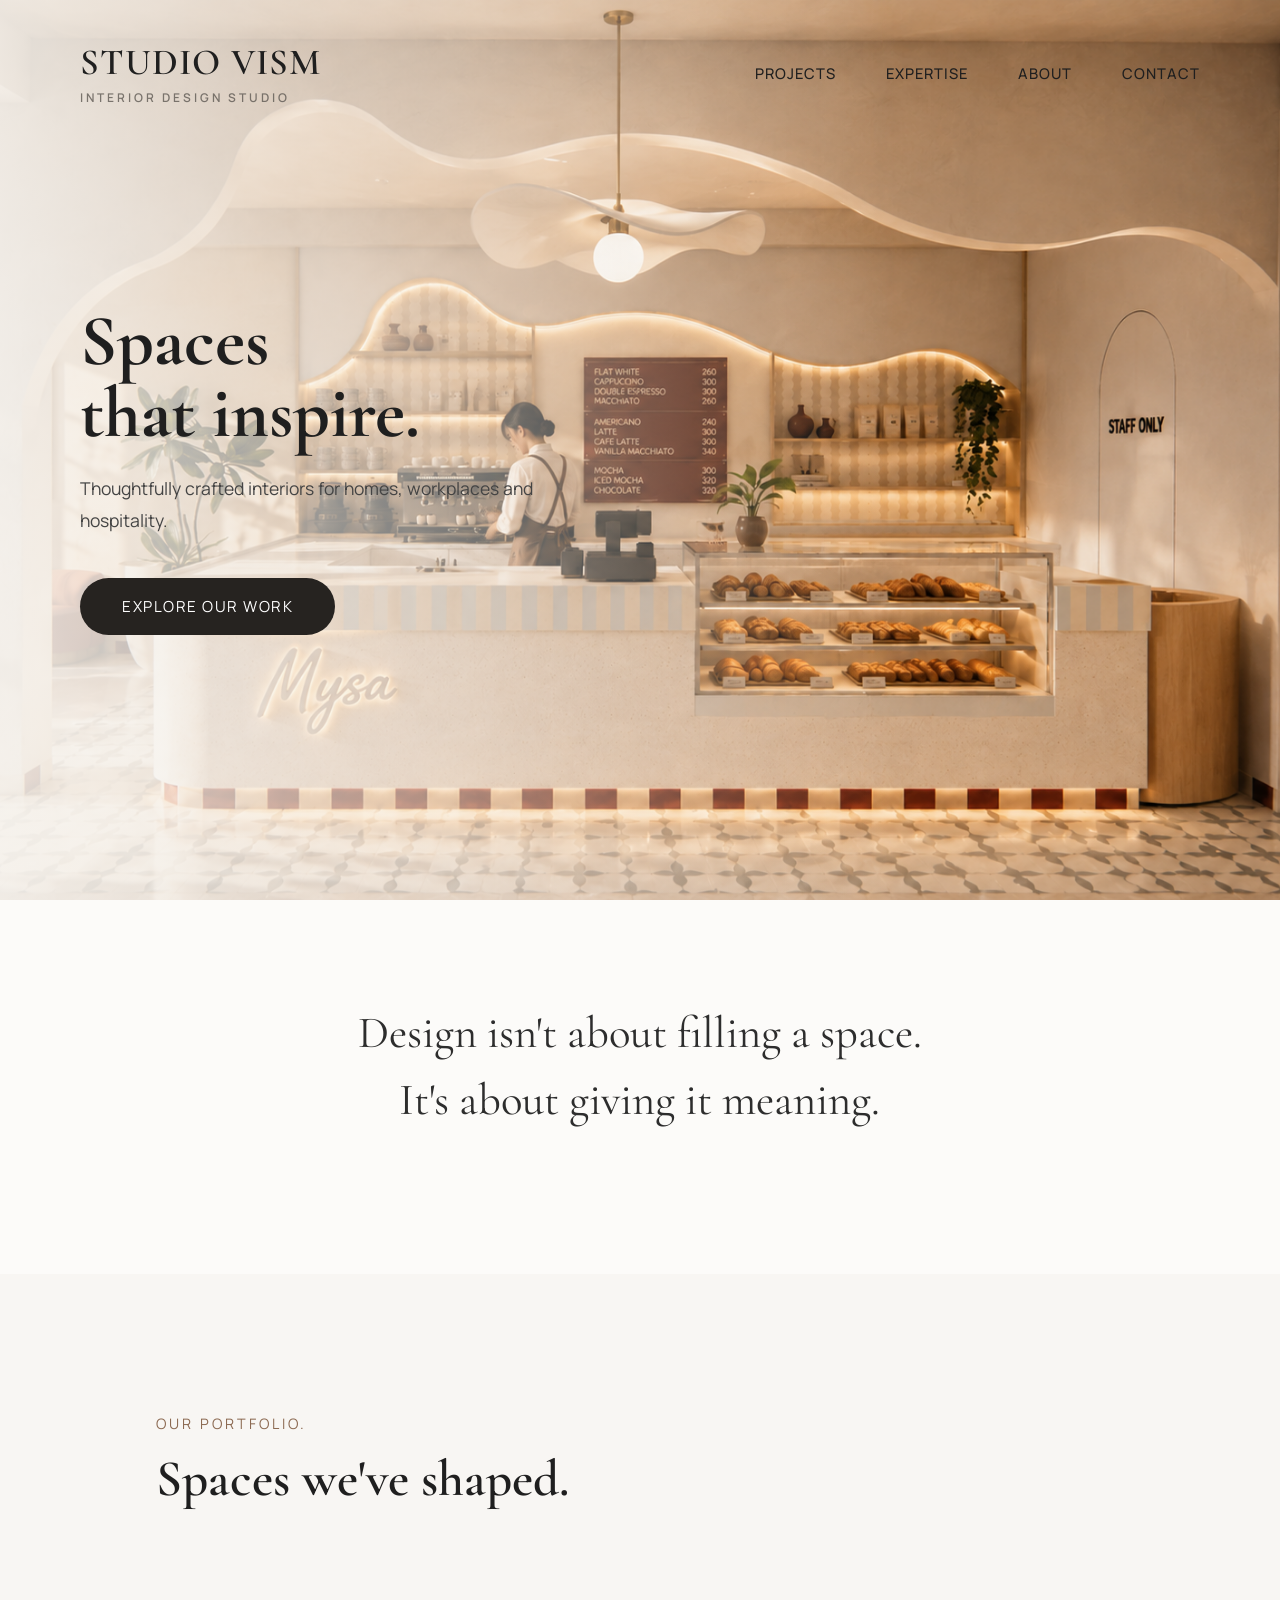
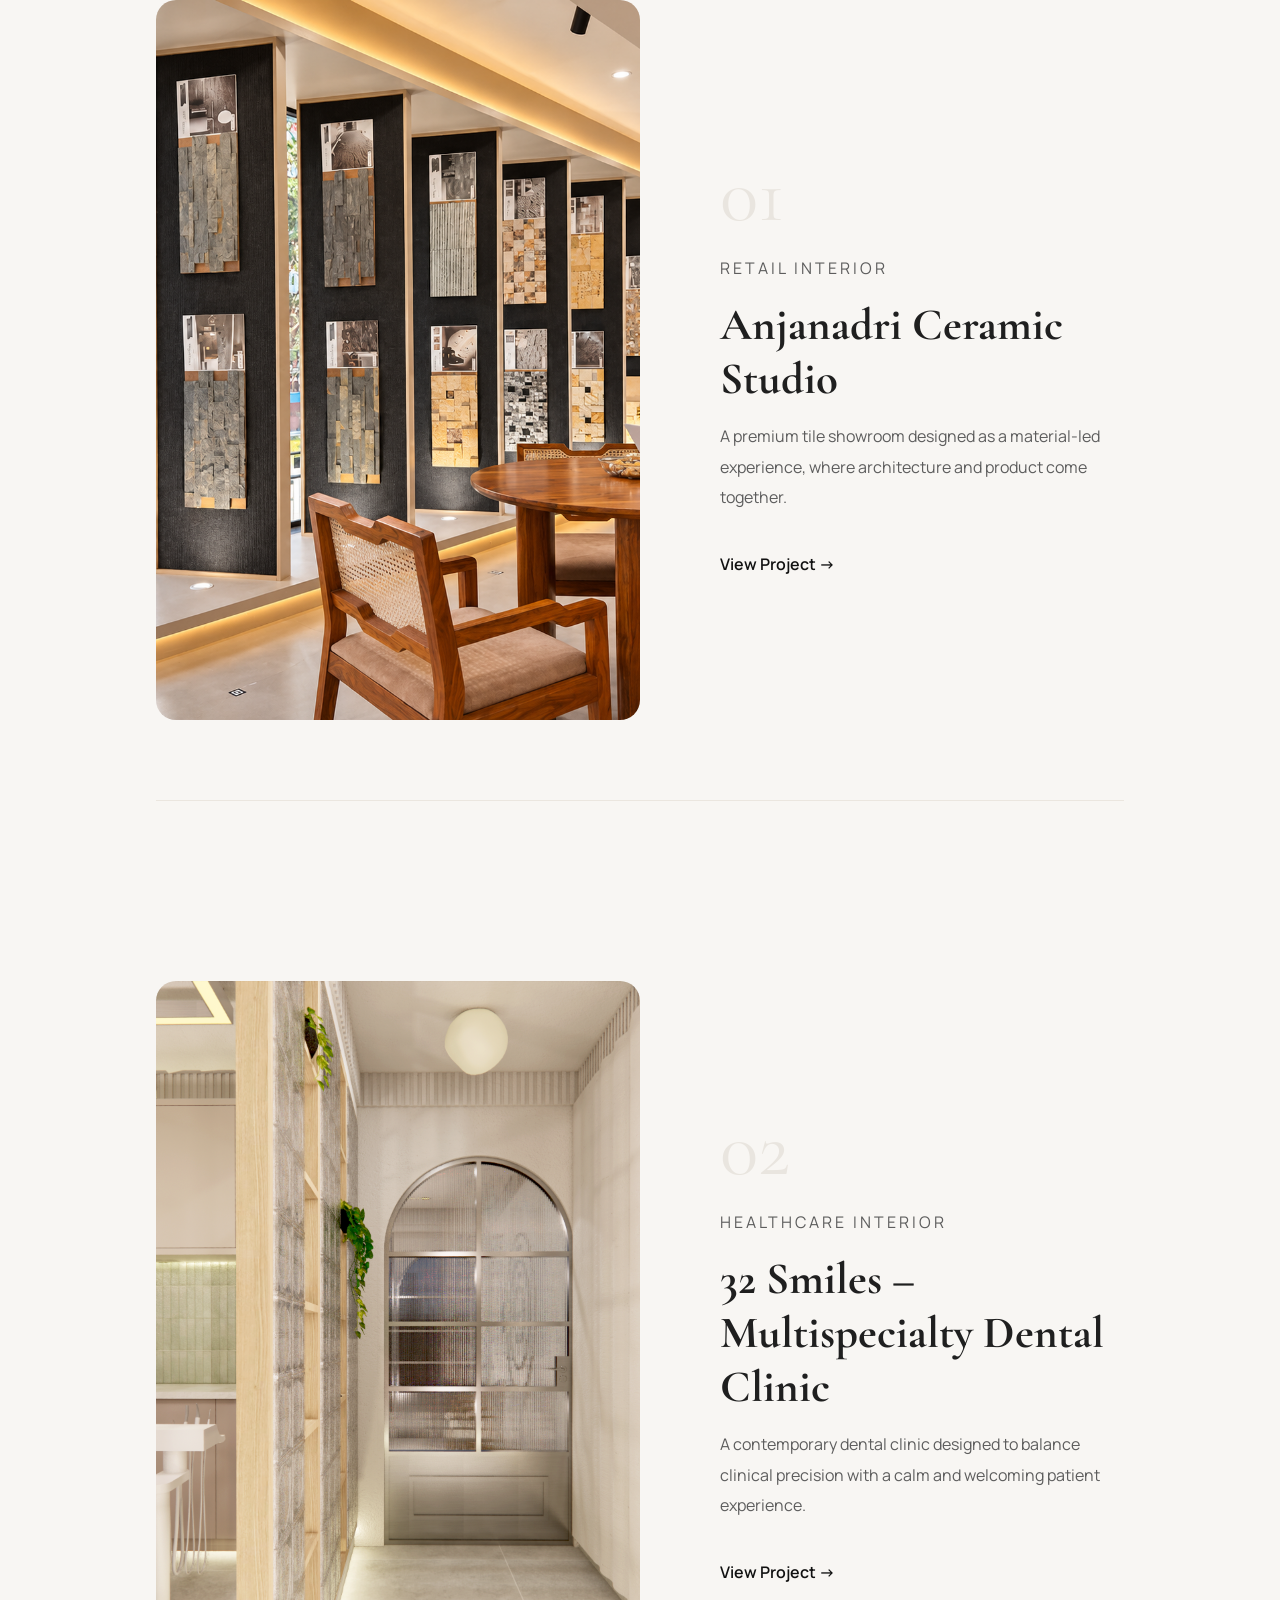
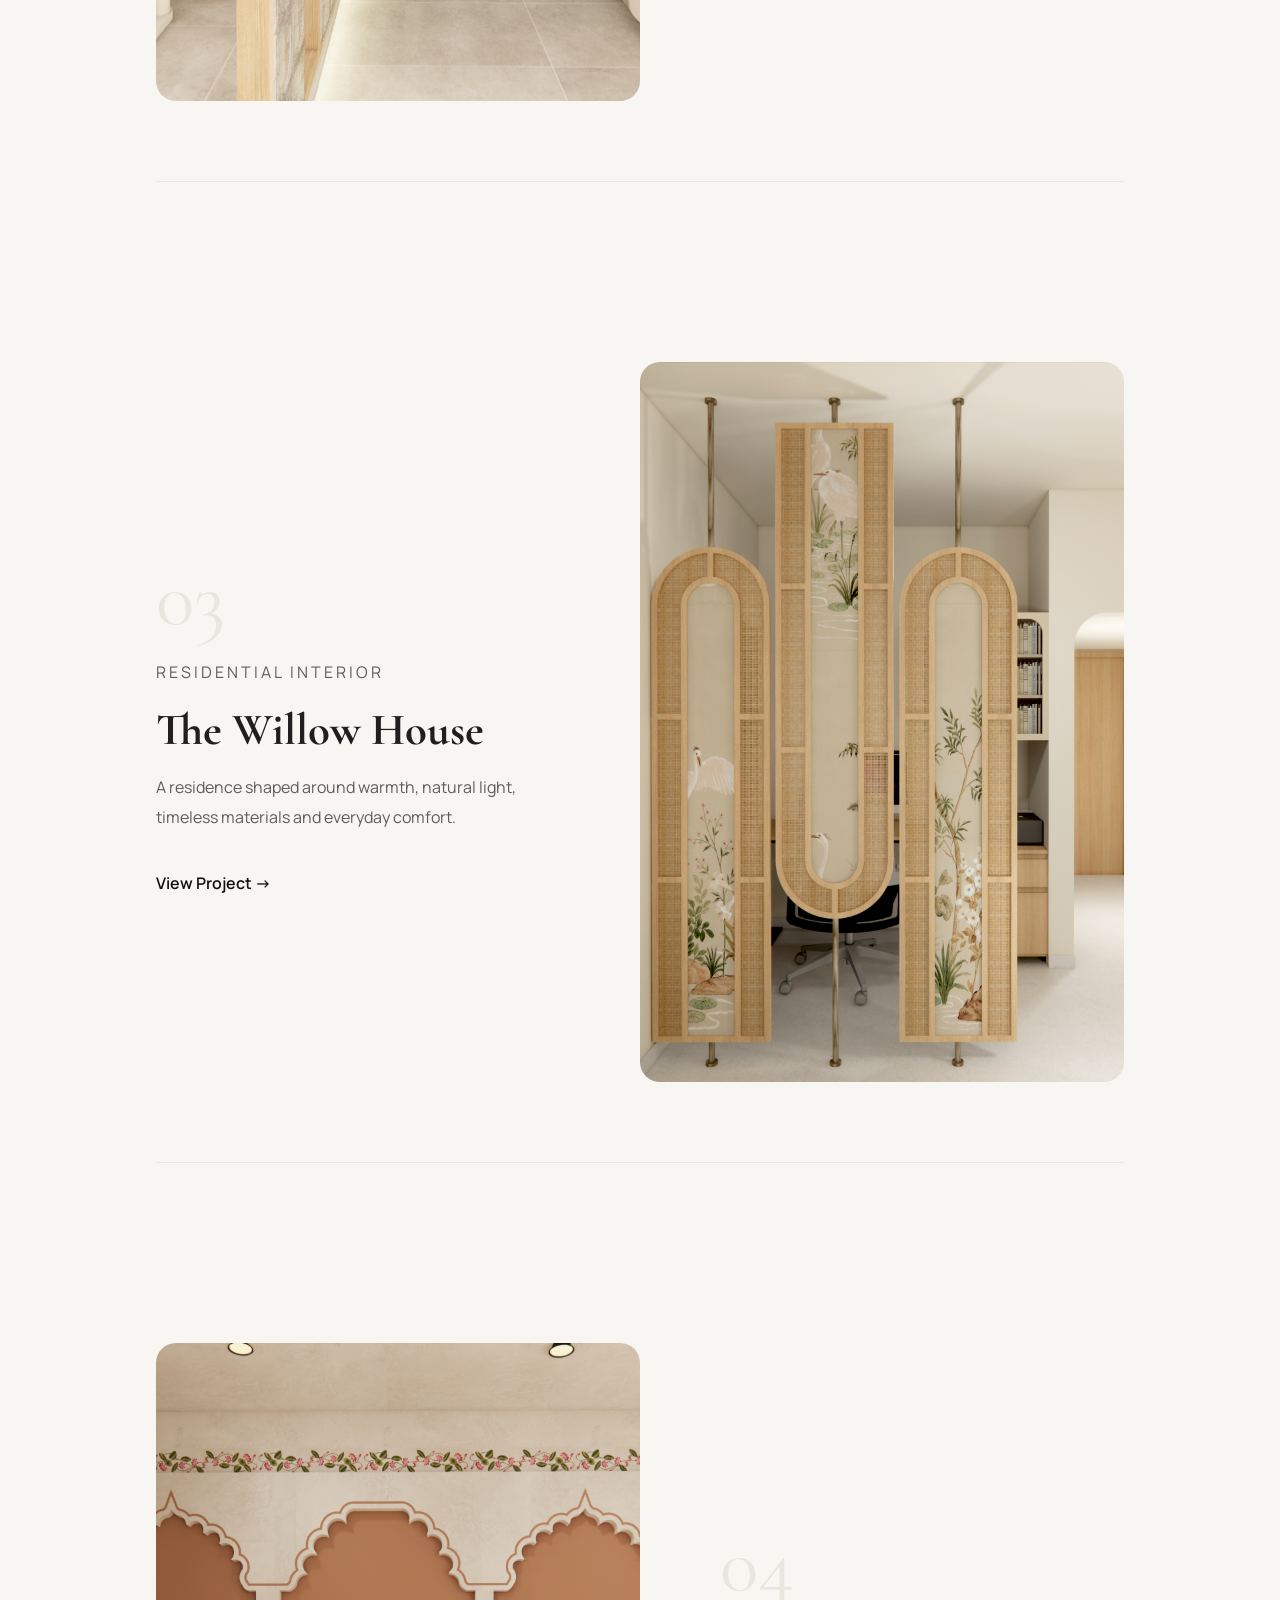
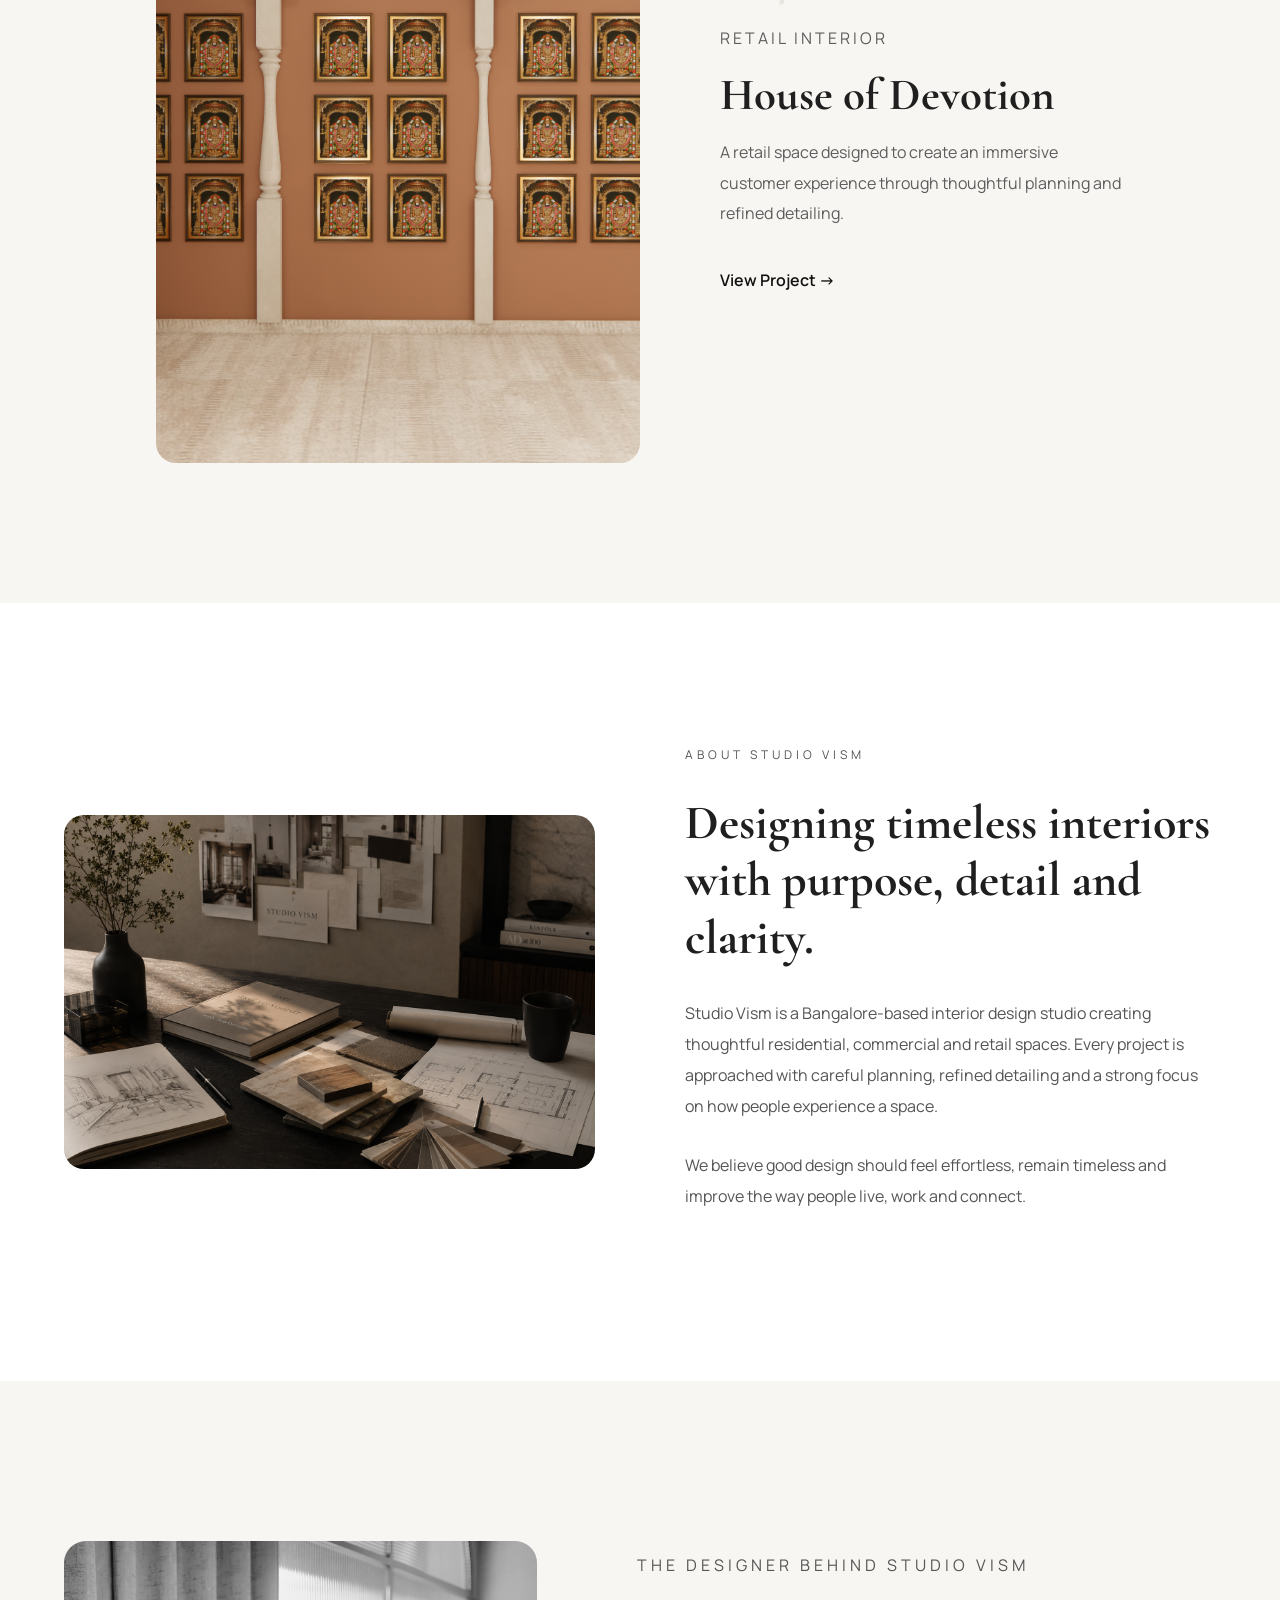
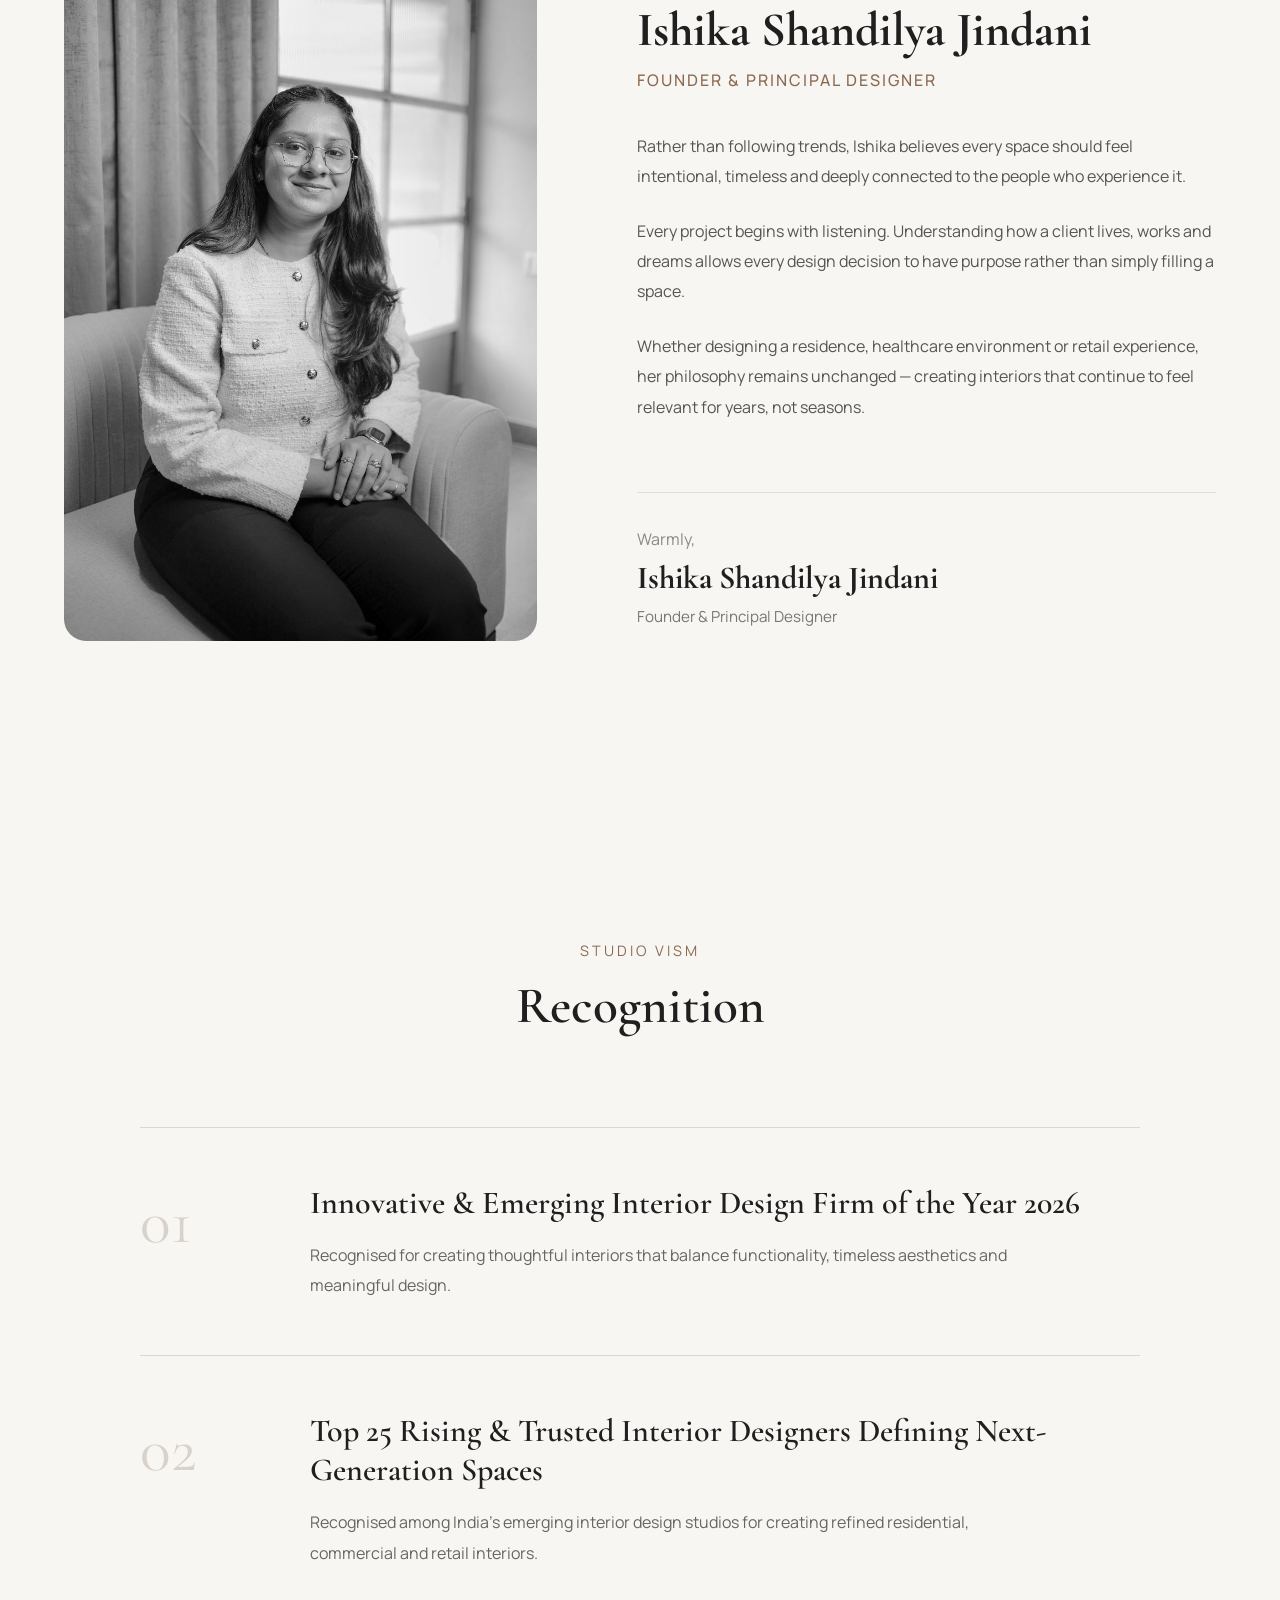
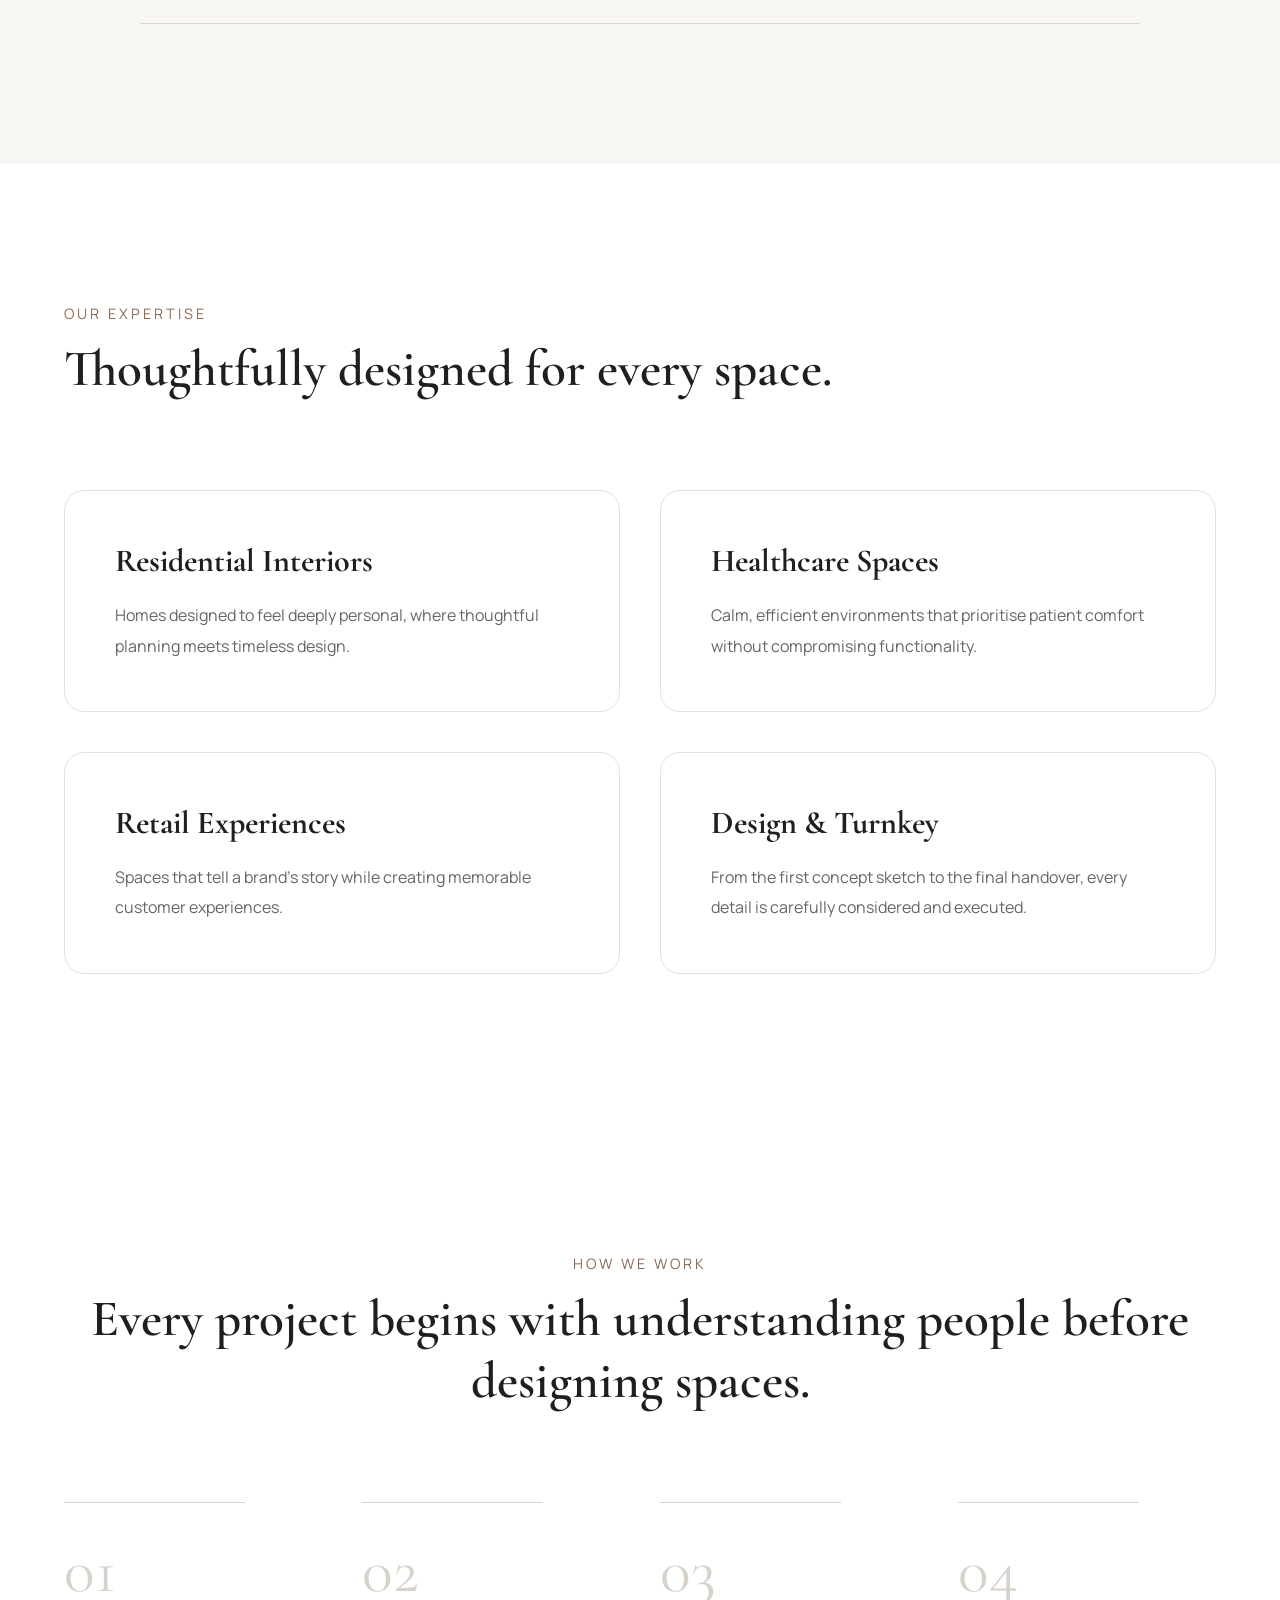
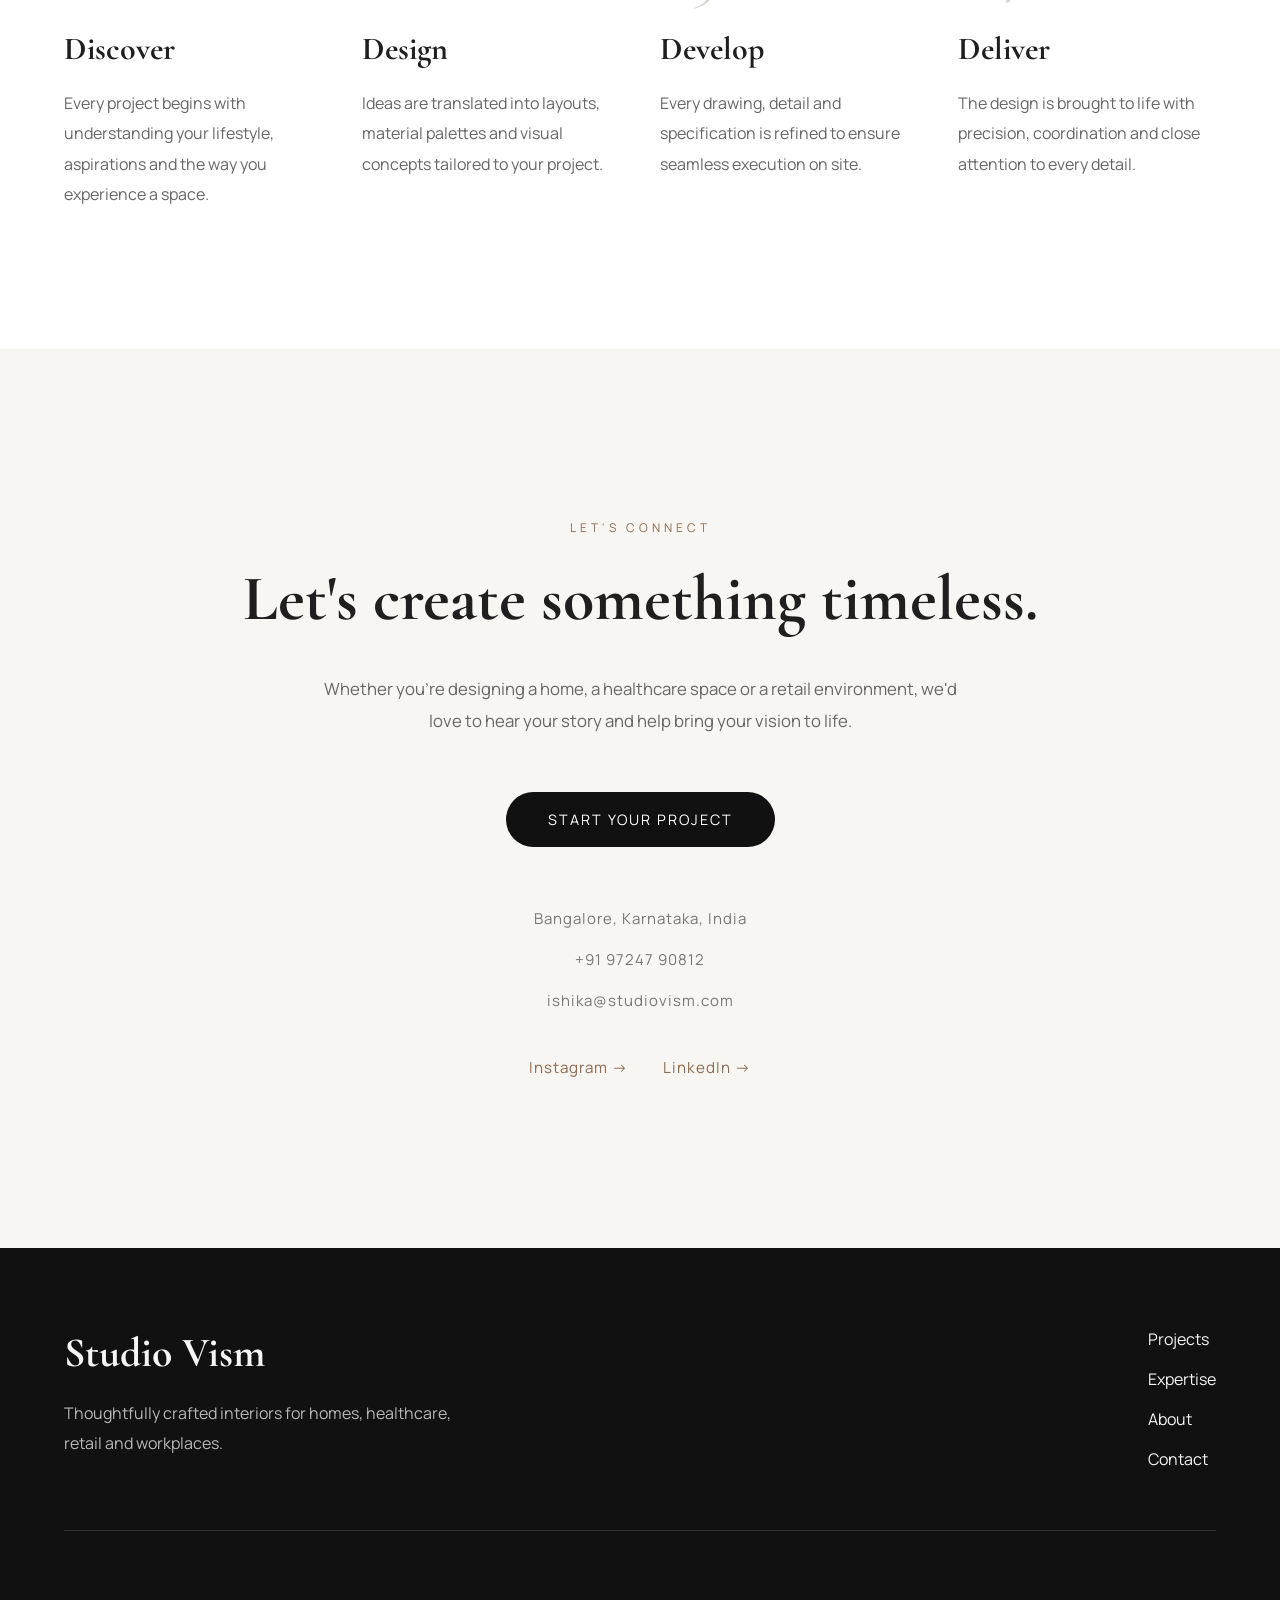
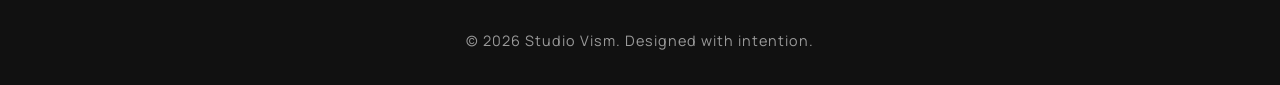
<file: index.html>
<!DOCTYPE html>
<html lang="en">

<head>
    <meta charset="UTF-8">
    <meta name="viewport" content="width=device-width, initial-scale=1.0">

    <title>Studio Vism | Interior Designers in Bangalore</title>

    <meta charset="UTF-8">
    <meta name="viewport" content="width=device-width, initial-scale=1.0">

    <title>Studio Vism | Interior Designers in Bangalore</title>

    <meta name="description" content="Studio Vism is a Bangalore-based interior design studio creating thoughtful residential, commercial and hospitality spaces through design and turnkey execution.">

    <meta name="author" content="Studio Vism">
    <meta property="og:title" content="Studio Vism | Luxury Interior Designers in Bangalore">
    <meta property="og:description" content="Thoughtfully crafted residential, commercial and hospitality interiors by Studio Vism.">
    <meta property="og:type" content="website">
    <meta property="og:image" content="images/mysa-hero.png">

    <link rel="icon" type="image/png" href="favicon.png">

    <!-- Google Fonts -->
    <link rel="preconnect" href="https://fonts.googleapis.com">
    <link rel="preconnect" href="https://fonts.gstatic.com" crossorigin>

    <link href="https://fonts.googleapis.com/css2?family=Cormorant+Garamond:wght@400;500;600&family=Manrope:wght@300;400;500;600&display=swap" rel="stylesheet">

    <link rel="stylesheet" href="style.css">

    <link rel="icon" type="image/png" href="favicon.png">

    <!-- Google Fonts -->
    <link rel="preconnect" href="https://fonts.googleapis.com">
    <link rel="preconnect" href="https://fonts.gstatic.com" crossorigin>

    <link href="https://fonts.googleapis.com/css2?family=Cormorant+Garamond:wght@400;500;600&family=Manrope:wght@300;400;500;600&display=swap" rel="stylesheet">

    <link rel="stylesheet" href="style.css">
</head>

<body>
<nav class="navbar">

    <a href="index.html" class="logo">
        <span class="logo-title">STUDIO VISM</span>
        <span class="logo-subtitle">Interior Design Studio</span>
    </a>

    <button type="button" class="menu-toggle" aria-label="Open navigation menu">
        <span></span>
        <span></span>
        <span></span>
    </button>

    <ul class="nav-links">
        <li><a href="#projects">Projects</a></li>
        <li><a href="#services">Expertise</a></li>
        <li><a href="#designer">About</a></li>
        <li><a href="#contact">Contact</a></li>
    </ul>

</nav>

<section class="hero">

    <div class="hero-overlay"></div>

    <div class="hero-content">

        <h1>
            Spaces<br>
            that inspire.
        </h1>

        <p>
            Thoughtfully crafted interiors for homes,
            workplaces and hospitality.
        </p>

        <a href="#projects" class="btn">
         Explore Our Work
         </a>

    </div>

</section>

<section class="philosophy">

    <div class="container">

        <p>
            Design isn't about filling a space.<br>
            It's about giving it meaning.
        </p>

    </div>

</section>

<section id="projects" class="projects">

        <div class="container">

    <div class="section-heading">
        <p>Our Portfolio.</p>
        <h2>Spaces we've shaped.</h2>
    </div>

    <div class="project-card">

<a href="anjanadri-ceramic-studio.html" class="project-image">

<img src="images/anjanadri-1.png" alt="Anjanadri Ceramic Studio">

</a>

<div class="project-info">

<span>01</span>

<p class="project-category">Retail Interior</p>

<h3>Anjanadri Ceramic Studio</h3>

<p>
A premium tile showroom designed as a material-led
experience, where architecture and product come together.
</p>

<a href="anjanadri-ceramic-studio.html" class="project-link">
View Project →
</a>

</div>

</div>

 <div class="project-card">

    <div class="project-image">
        <img src="images/32-smiles.png" alt="32 Smiles – Multispecialty Dental Clinic">
    </div>

    <div class="project-info">

        <span>02</span>

        <p class="project-category">Healthcare Interior</p>

        <h3>32 Smiles – Multispecialty Dental Clinic</h3>

        <p>
            A contemporary dental clinic designed to balance
            clinical precision with a calm and welcoming
            patient experience.
        </p>

        <a href="32-smiles.html">
         View Project →
        </a>

    </div>

</div>

<div class="project-card reverse">

    <div class="project-image">
        <img src="images/willow-house.png" alt="The Willow House">
    </div>

    <div class="project-info">

        <span>03</span>

        <p class="project-category">Residential Interior</p>

        <h3>The Willow House</h3>

        <p>
            A residence shaped around warmth, natural light,
            timeless materials and everyday comfort.
        </p>

        <a href="willow-house.html">View Project →</a>

    </div>

</div>

<div class="project-card">

    <div class="project-image">
        <img src="images/house-of-devotion.png" alt="House of Devotion">
    </div>

    <div class="project-info">

        <span>04</span>

        <p class="project-category">Retail Interior</p>

        <h3>House of Devotion</h3>

        <p>
            A retail space designed to create an immersive
            customer experience through thoughtful planning
            and refined detailing.
        </p>

        <a href="house-of-devotion.html">View Project →</a>

    </div>

</div>
</div>
</section>
<section class="about">

    <div class="container">

        <div class="about-grid">

            <div class="about-image">
                <img src="images/about.png" alt="Studio Vism">
            </div>

            <div class="about-content">

                <p class="section-tag">
                    About Studio Vism
                </p>

                <h2>
                    Designing timeless interiors with purpose, detail and clarity.
                </h2>

                <p>
                    Studio Vism is a Bangalore-based interior design studio creating
                    thoughtful residential, commercial and retail spaces. Every
                    project is approached with careful planning, refined detailing
                    and a strong focus on how people experience a space.
                </p>

                <p>
                    We believe good design should feel effortless, remain timeless
                    and improve the way people live, work and connect.
                </p>

            </div>

        </div>

    </div>

</section>
<section id="designer" class="designer">

    <div class="container">

        <div class="designer-grid">

            <div class="designer-image">

                <img src="images/ishika-shandilya-jindani.jpg"
                     alt="Ishika Shandilya Jindani">

            </div>

            <div class="designer-content">

                <p class="section-tag">
                    The Designer Behind Studio Vism
                </p>

                <h2>
                    Ishika Shandilya Jindani
                </h2>

                <h4>
                    Founder & Principal Designer
                </h4>

                <p>
                    Rather than following trends, Ishika believes every
                    space should feel intentional, timeless and deeply
                    connected to the people who experience it.
                </p>

                <p>
                    Every project begins with listening. Understanding
                    how a client lives, works and dreams allows every
                    design decision to have purpose rather than simply
                    filling a space.
                </p>

                <p>
                    Whether designing a residence, healthcare
                    environment or retail experience, her philosophy
                    remains unchanged — creating interiors that
                    continue to feel relevant for years, not seasons.
                </p>

                <div class="designer-signoff">

                    <span>Warmly,</span>

                    <h3>
                        Ishika Shandilya Jindani
                    </h3>

                    <p>
                        Founder & Principal Designer
                    </p>

                </div>

            </div>

        </div>

    </div>

</section>
<section class="awards">

    <div class="container">

        <div class="section-heading center">

            <p>Studio Vism</p>

            <h2>Recognition</h2>

        </div>

        <div class="award-list">

            <div class="award-item">

                <span>01</span>

                <div>

                    <h3>Innovative & Emerging Interior Design Firm of the Year 2026</h3>

                    <p>
                        Recognised for creating thoughtful interiors that balance
                        functionality, timeless aesthetics and meaningful design.
                    </p>

                </div>

            </div>

            <div class="award-item">

                <span>02</span>

                <div>

                    <h3>Top 25 Rising & Trusted Interior Designers Defining Next-Generation Spaces</h3>

                    <p>
                        Recognised among India's emerging interior design studios
                        for creating refined residential, commercial and retail interiors.
                    </p>

                </div>

            </div>

        </div>

    </div>

</section>
<section id="services" class="services">

    <div class="container">

        <div class="section-heading">

            <p>Our Expertise</p>

            <h2>Thoughtfully designed for every space.</h2>

        </div>

        <div class="services-grid">

            <div class="service-card">

                <h3>Residential Interiors</h3>

                <p>
                    Homes designed to feel deeply personal, where thoughtful
                    planning meets timeless design.
                </p>

            </div>

            <div class="service-card">

                <h3>Healthcare Spaces</h3>

                <p>
                    Calm, efficient environments that prioritise patient comfort
                    without compromising functionality.
                </p>

            </div>

            <div class="service-card">

                <h3>Retail Experiences</h3>

                <p>
                    Spaces that tell a brand's story while creating memorable
                    customer experiences.
                </p>

            </div>

            <div class="service-card">

                <h3>Design & Turnkey</h3>

                <p>
                    From the first concept sketch to the final handover,
                    every detail is carefully considered and executed.
                </p>

            </div>

        </div>

    </div>

</section>
<section class="process">

    <div class="container">

        <div class="section-heading center">

            <p>How We Work</p>

            <h2>Every project begins with understanding people before designing spaces.</h2>

        </div>

        <div class="process-grid">

            <div class="process-step">

                <span>01</span>

                <h3>Discover</h3>

                <p>
                    Every project begins with understanding your lifestyle,
                    aspirations and the way you experience a space.
                </p>

            </div>

            <div class="process-step">

                <span>02</span>

                <h3>Design</h3>

                <p>
                    Ideas are translated into layouts, material palettes
                    and visual concepts tailored to your project.
                </p>

            </div>

            <div class="process-step">

                <span>03</span>

                <h3>Develop</h3>

                <p>
                    Every drawing, detail and specification is refined
                    to ensure seamless execution on site.
                </p>

            </div>

            <div class="process-step">

                <span>04</span>

                <h3>Deliver</h3>

                <p>
                    The design is brought to life with precision,
                    coordination and close attention to every detail.
                </p>

            </div>

        </div>

    </div>

</section>
<section id="contact" class="cta">

    <div class="container">

        <div class="cta-content">

            <p class="section-tag">
                Let's Connect
            </p>

            <h2>
                Let's create something timeless.
            </h2>

            <p class="cta-text">
                Whether you're designing a home, a healthcare space or a retail
                environment, we'd love to hear your story and help bring your
                vision to life.
            </p>

            <a href="mailto:ishika@studiovism.com?subject=New%20Project%20Enquiry"
               class="cta-btn">
                Start Your Project
            </a>

            <div class="cta-details">

                <p>Bangalore, Karnataka, India</p>

                <p>+91 97247 90812</p>

                <p>ishika@studiovism.com</p>

            </div>

            <div class="cta-social">

                <a href="https://www.instagram.com/studiovism/" target="_blank">
                    Instagram →
                </a>

                <a href="https://www.linkedin.com/in/ishika-shandilya-jindani-73081b417/" target="_blank">
                    LinkedIn →
                </a>

            </div>

        </div>

    </div>

</section>

<footer class="footer">

    <div class="container">

        <div class="footer-top">

            <div class="footer-brand">

                <h2>Studio Vism</h2>

                <p>
                    Thoughtfully crafted interiors for homes,
                    healthcare, retail and workplaces.
                </p>

            </div>

            <div class="footer-links">

                <a href="#projects">Projects</a>
                <a href="#services">Expertise</a>
                <a href="#designer">About</a>
                <a href="#contact">Contact</a>

            </div>

        </div>

        <div class="footer-bottom">

            <p class="footer-note">
              © 2026 Studio Vism. Designed with intention.
            </p>

        </div>

    </div>

</footer>

<script src="script.js"></script>

</body>
</html>
</file>
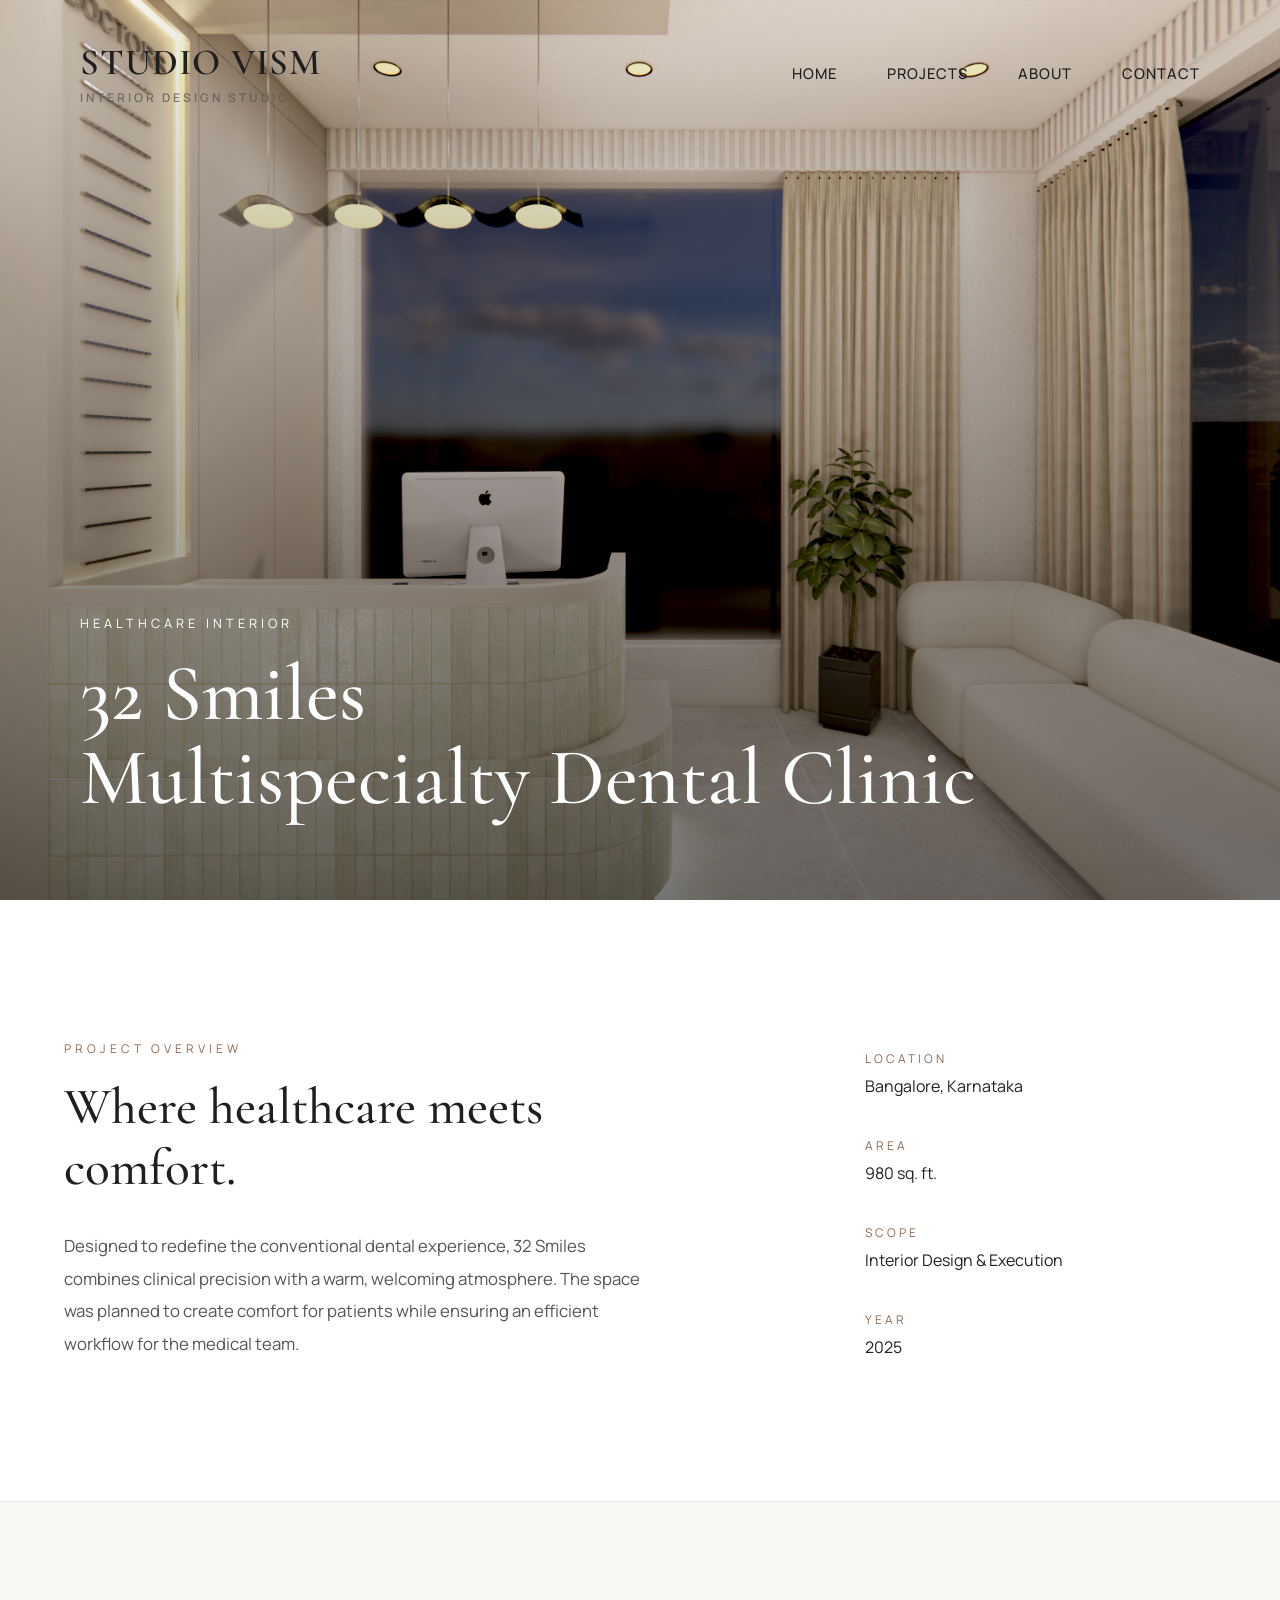
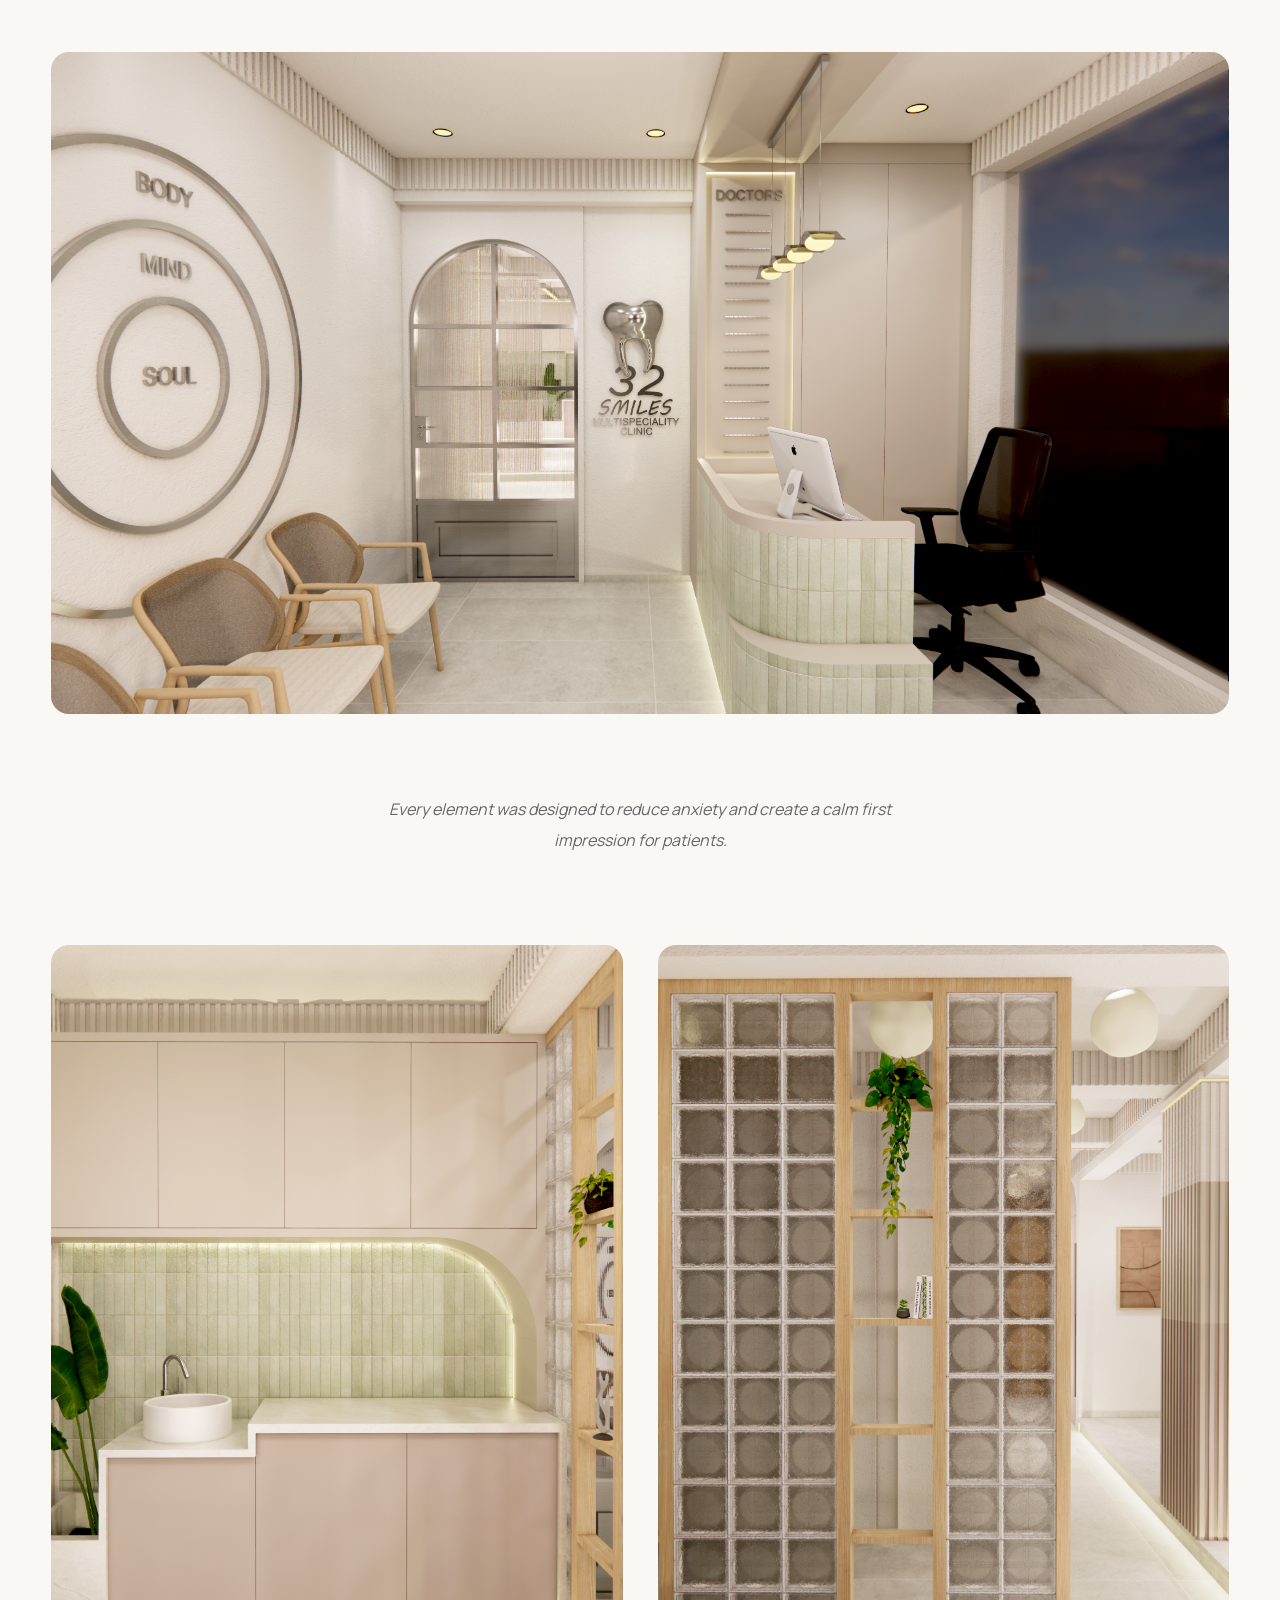
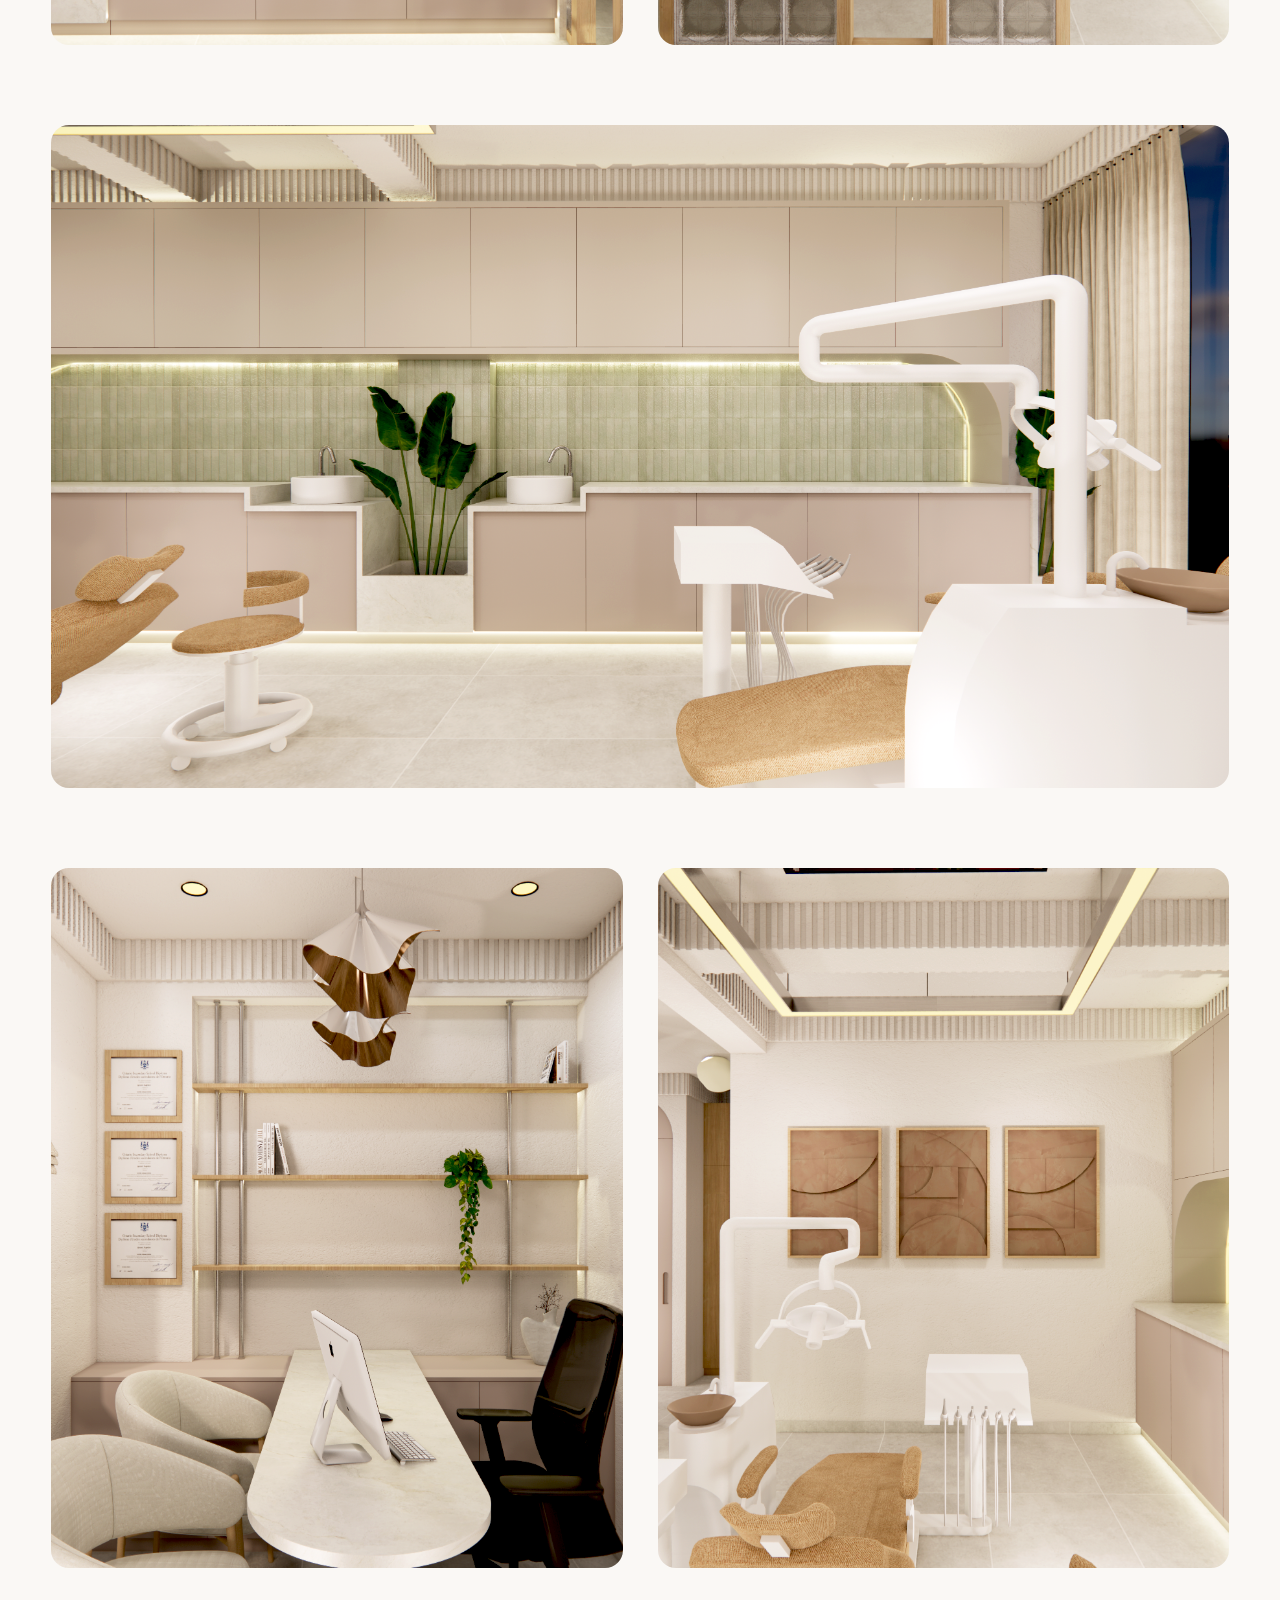
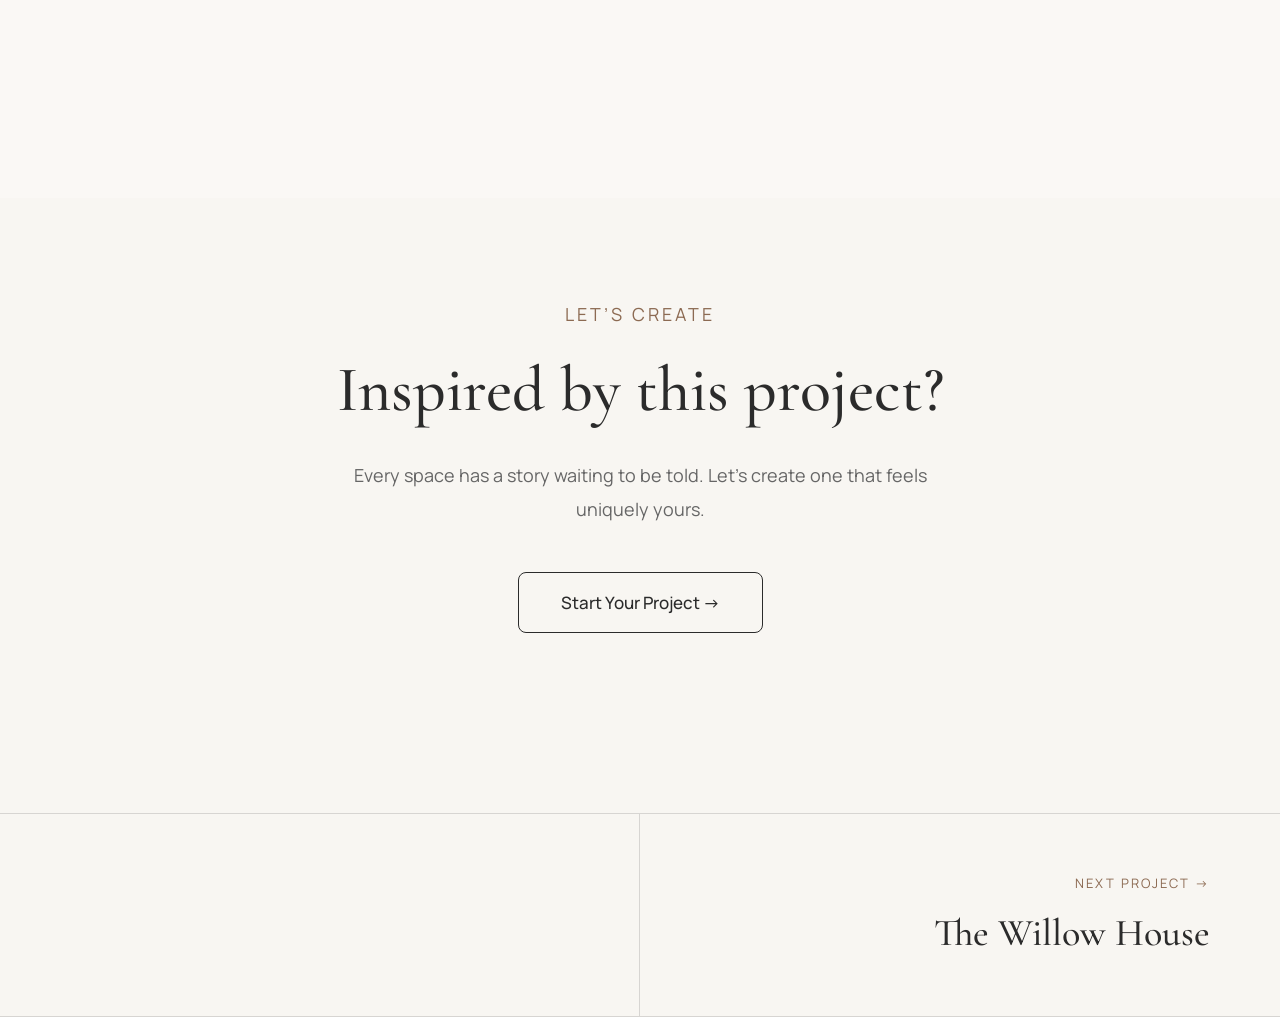
<file: 32-smiles.html>
<!DOCTYPE html>
<html lang="en">

<head>

<meta charset="UTF-8">
<meta name="viewport" content="width=device-width, initial-scale=1.0">

<title>32 Smiles Dental Clinic Interior | Studio Vism</title>

<meta name="description"content="Explore Studio Vism's interior design for 32 Smiles,multispeciality dental clinic in Bangalore designed to combine clinical efficiency with a calm, welcoming patient experience.">

<link rel="preconnect" href="https://fonts.googleapis.com">
<link rel="preconnect" href="https://fonts.gstatic.com" crossorigin>

<link href="https://fonts.googleapis.com/css2?family=Cormorant+Garamond:wght@400;500;600&family=Manrope:wght@300;400;500;600&display=swap" rel="stylesheet">

<link rel="stylesheet" href="style.css">

</head>

<body>

<nav class="navbar">

<a href="index.html" class="logo">
    <span class="logo-title">STUDIO VISM</span>
    <span class="logo-subtitle">Interior Design Studio</span>
</a>

<ul class="nav-links">
<li><a href="index.html">Home</a></li>
<li><a href="index.html#projects">Projects</a></li>
<li><a href="index.html#designer">About</a></li>
<li><a href="index.html#contact">Contact</a></li>
</ul>

</nav>

<section class="project-hero">

<div class="project-overlay"></div>

<div class="project-title">

<p>Healthcare Interior</p>

<h1>
32 Smiles<br>
Multispecialty Dental Clinic
</h1>

</div>

</section>
<section class="project-intro reveal">

    <div class="container">

        <div class="project-grid">

            <div class="project-overview">

                <p class="section-tag">
                    Project Overview
                </p>

                <h2>
                    Where healthcare meets comfort.
                </h2>

                <p>
                    Designed to redefine the conventional dental experience,
                    32 Smiles combines clinical precision with a warm,
                    welcoming atmosphere. The space was planned to create
                    comfort for patients while ensuring an efficient workflow
                    for the medical team.
                </p>

            </div>

            <div class="project-details">

                <div>
                    <span>Location</span>
                    <p>Bangalore, Karnataka</p>
                </div>

                <div>
                    <span>Area</span>
                    <p>980 sq. ft.</p>
                </div>

                <div>
                    <span>Scope</span>
                    <p>Interior Design & Execution</p>
                </div>

                <div>
                    <span>Year</span>
                    <p>2025</p>
                </div>

            </div>

        </div>

    </div>

</section>
<!-- PROJECT GALLERY -->

<section class="project-gallery reveal">

    <div class="gallery-container">

    <img class="gallery-full"
        src="images/32-smiles-1.png"
        alt="Reception">

    <p class="gallery-caption">
        Every element was designed to reduce anxiety and create a calm first
        impression for patients.
    </p>

    <div class="gallery-two">

        <img src="images/32-smiles-2.png"
            alt="Waiting Area">

        <img src="images/32-smiles-3.png"
            alt="Treatment Room">

    </div>

    <img class="gallery-full"
        src="images/32-smiles-4.png"
        alt="Reception View">

    <div class="gallery-two">

        <img src="images/32-smiles-5.png"
            alt="Detail">

        <img src="images/32-smiles-6.png"
            alt="Detail">

    </div>

</div>

</section>

<section class="project-cta reveal">

    <p class="section-tag">Let’s Create</p>

    <h2>Inspired by this project?</h2>

    <p>
        Every space has a story waiting to be told.
        Let’s create one that feels uniquely yours.
    </p>

    <a href="index.html#contact" class="cta-button">
        Start Your Project →
    </a>

</section>

<section class="project-navigation reveal">

    <div class="project-nav prev empty"></div>

    <a href="willow-house.html" class="project-nav next">

        <span>Next Project →</span>

        <h3>The Willow House</h3>

    </a>

</section>

<script src="script.js"></script>

</body>
</html>
</file>
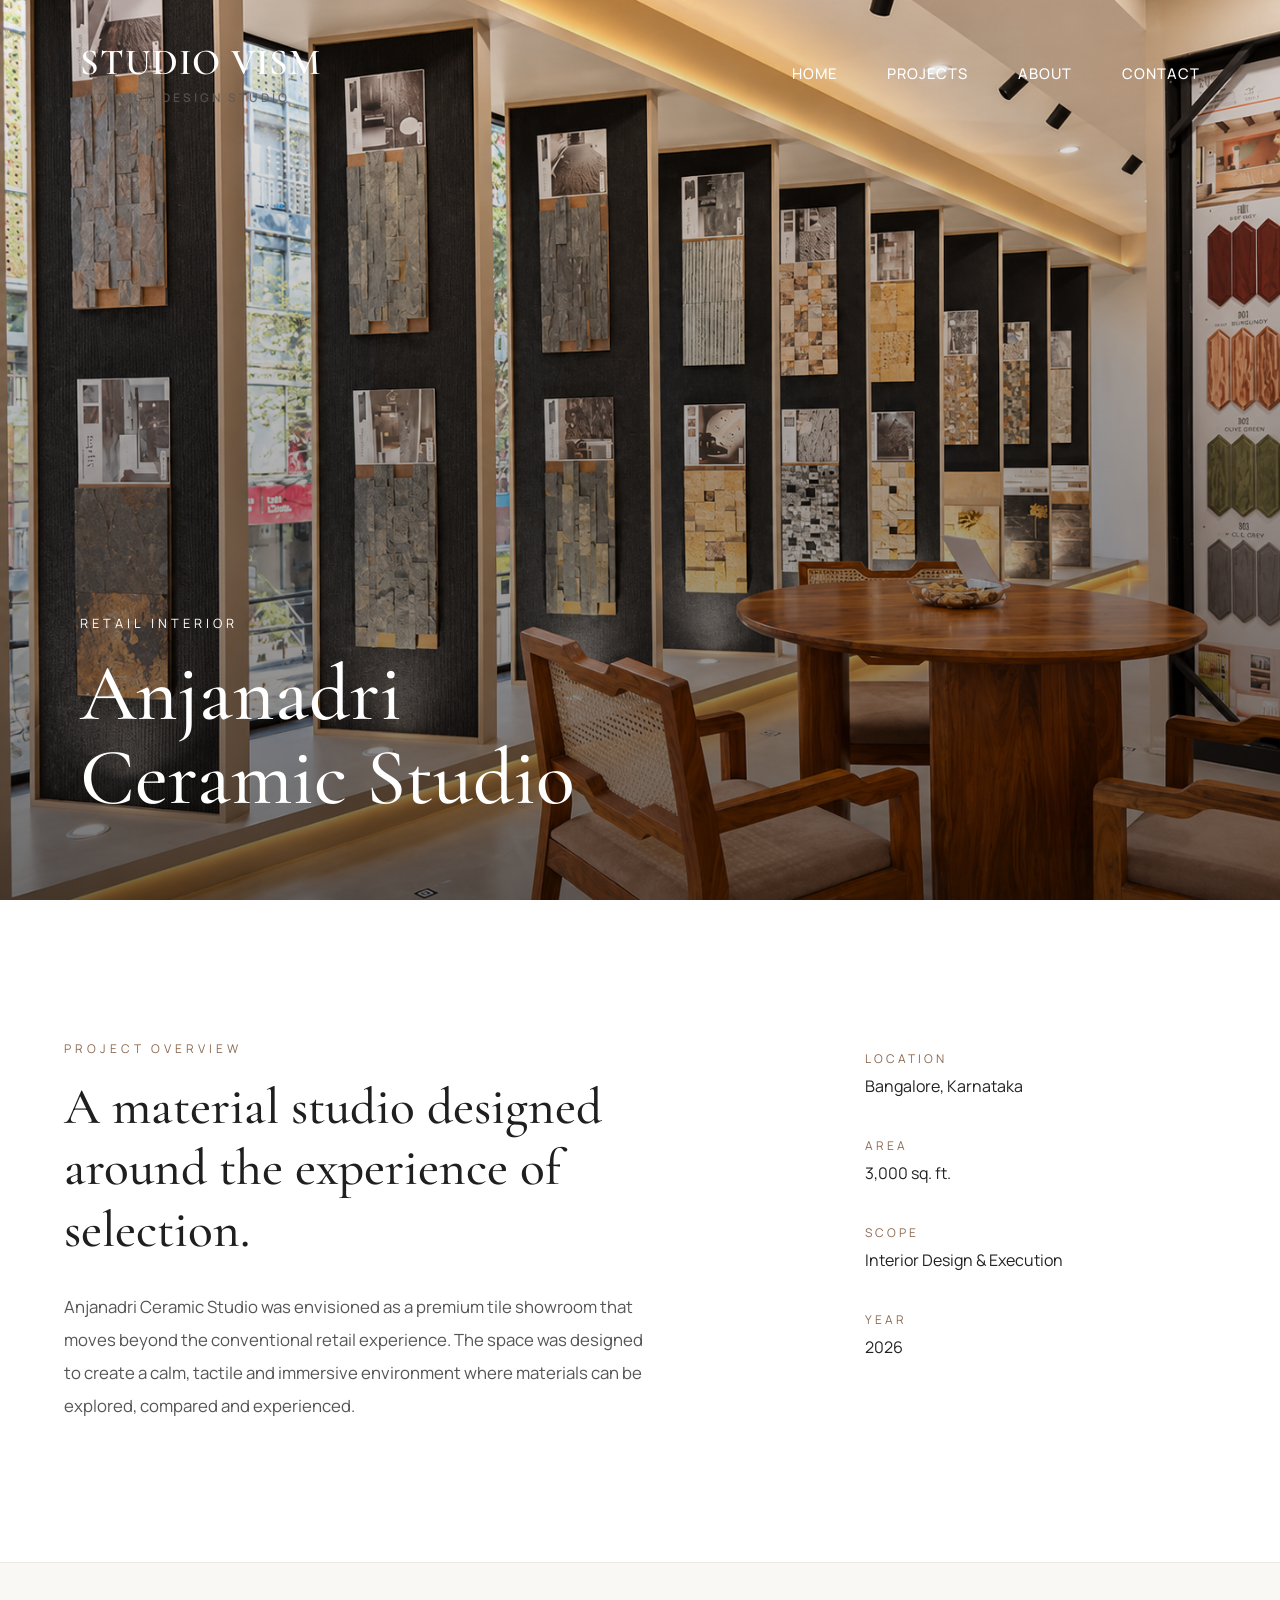
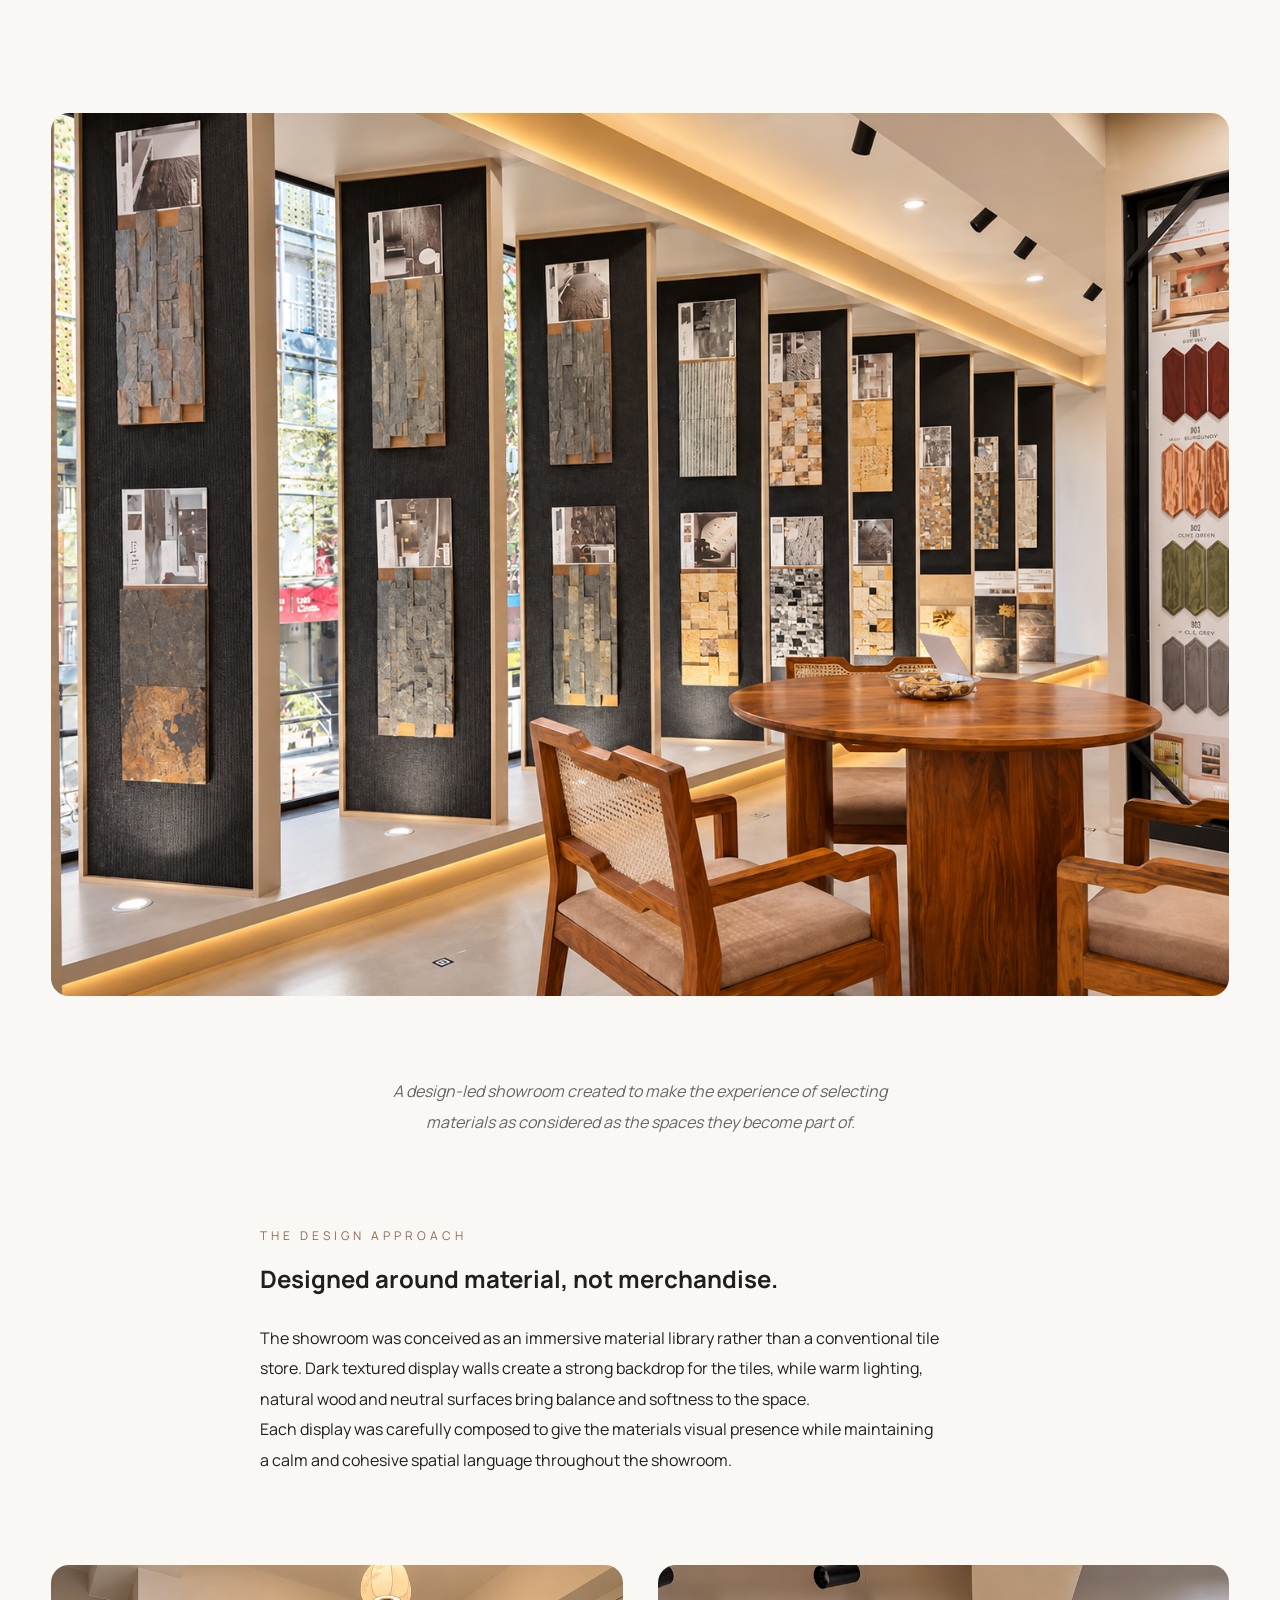
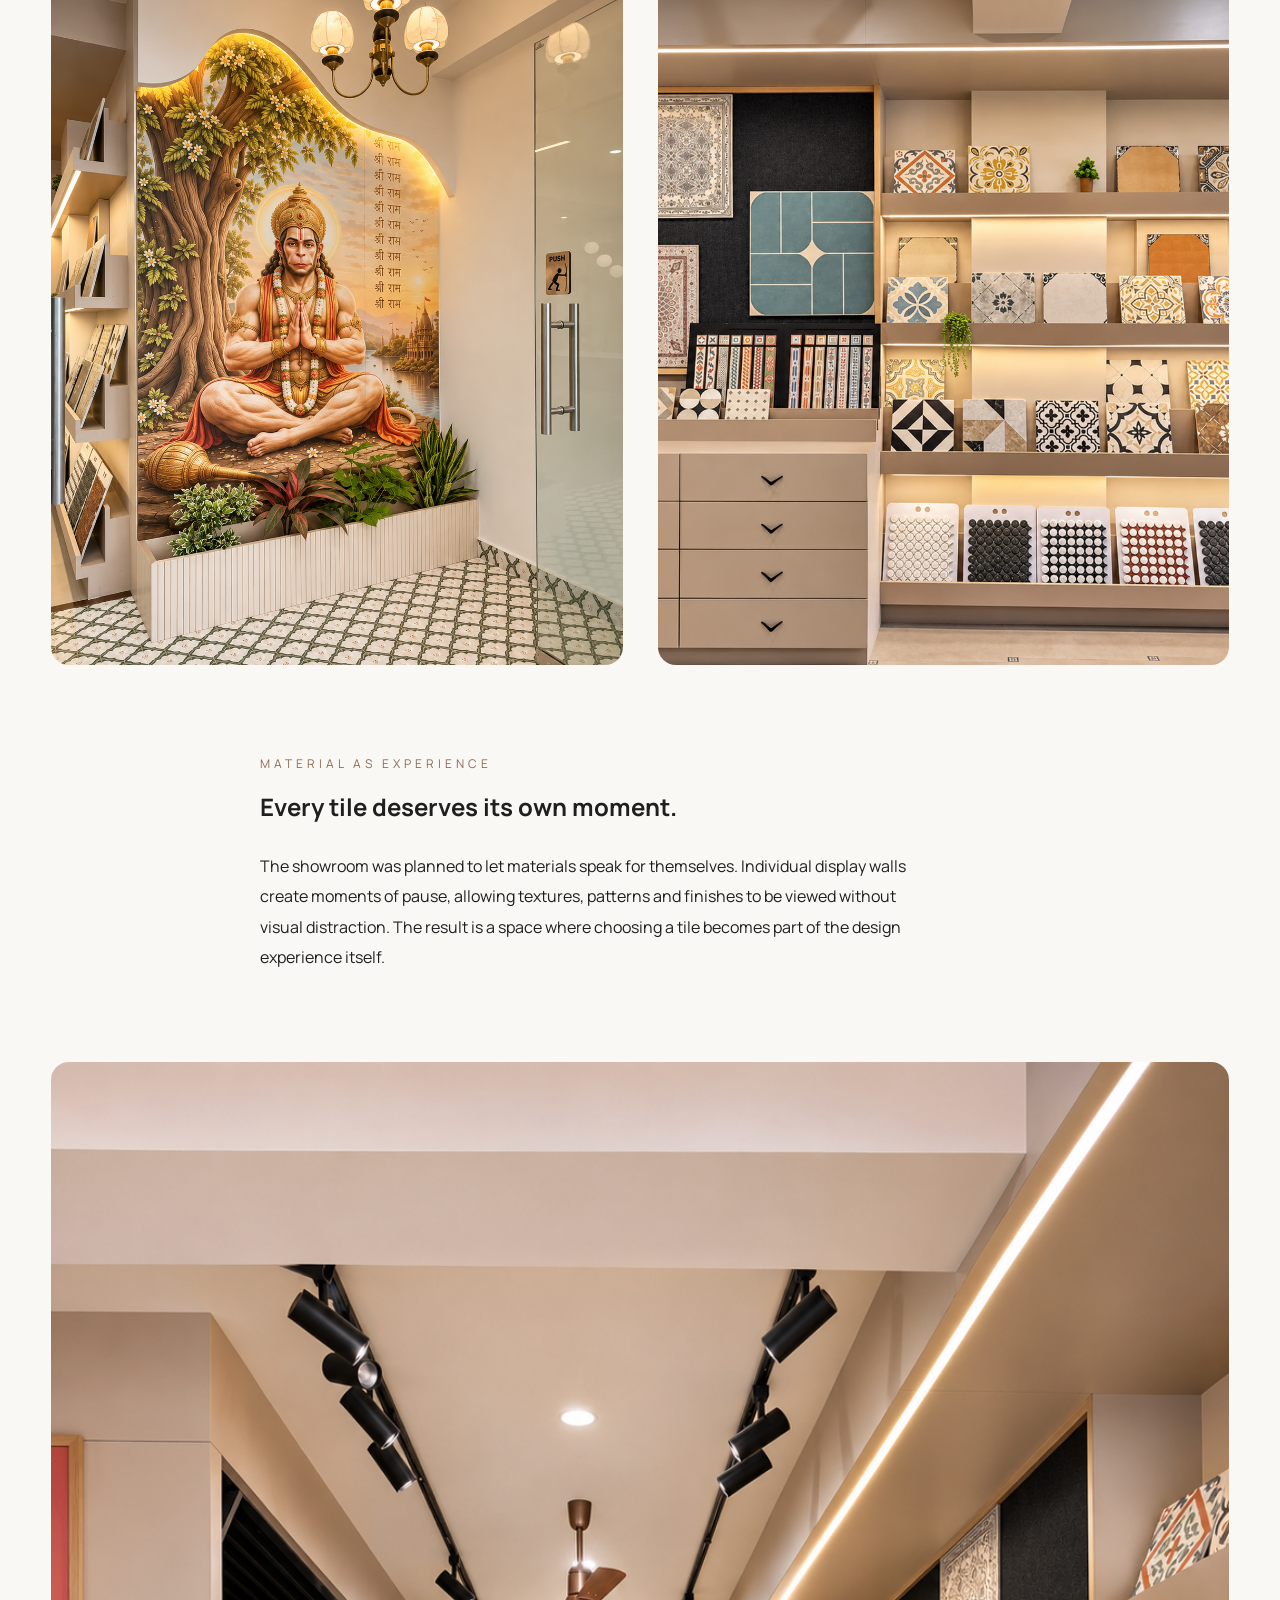
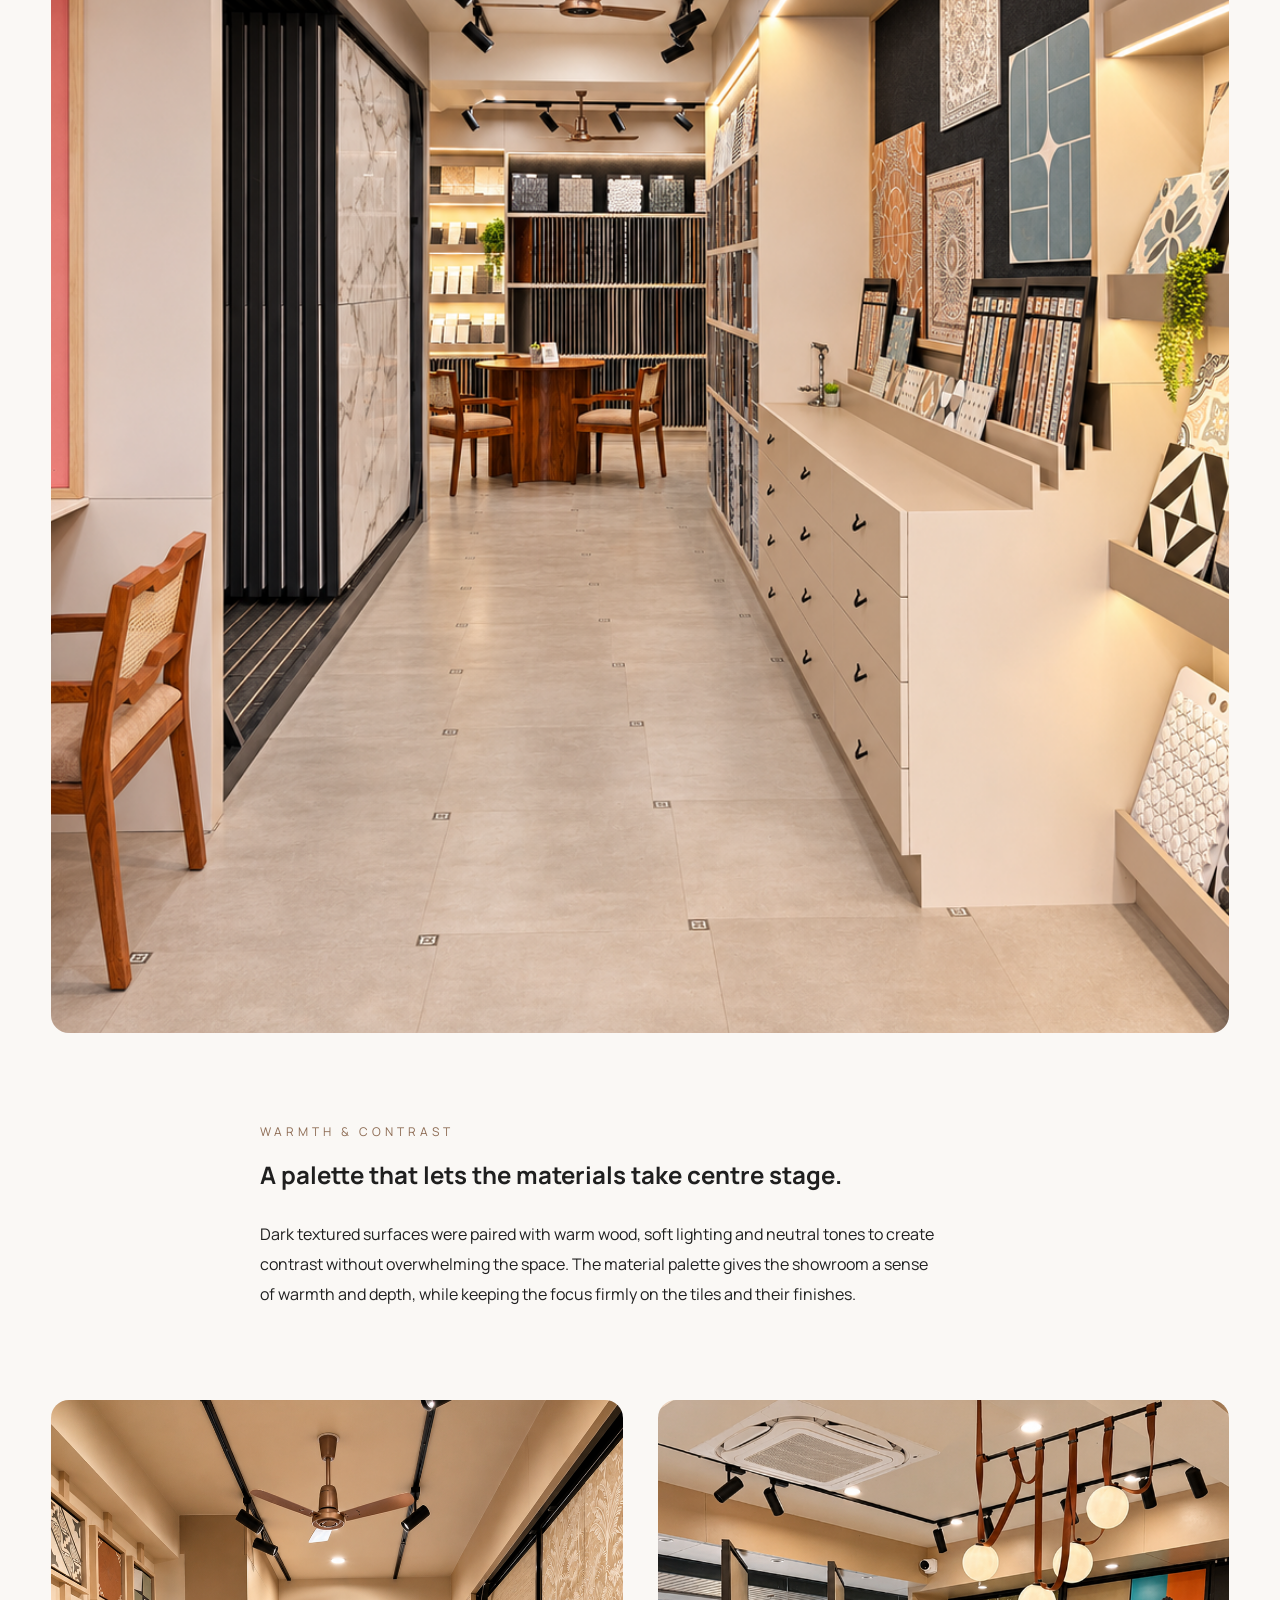
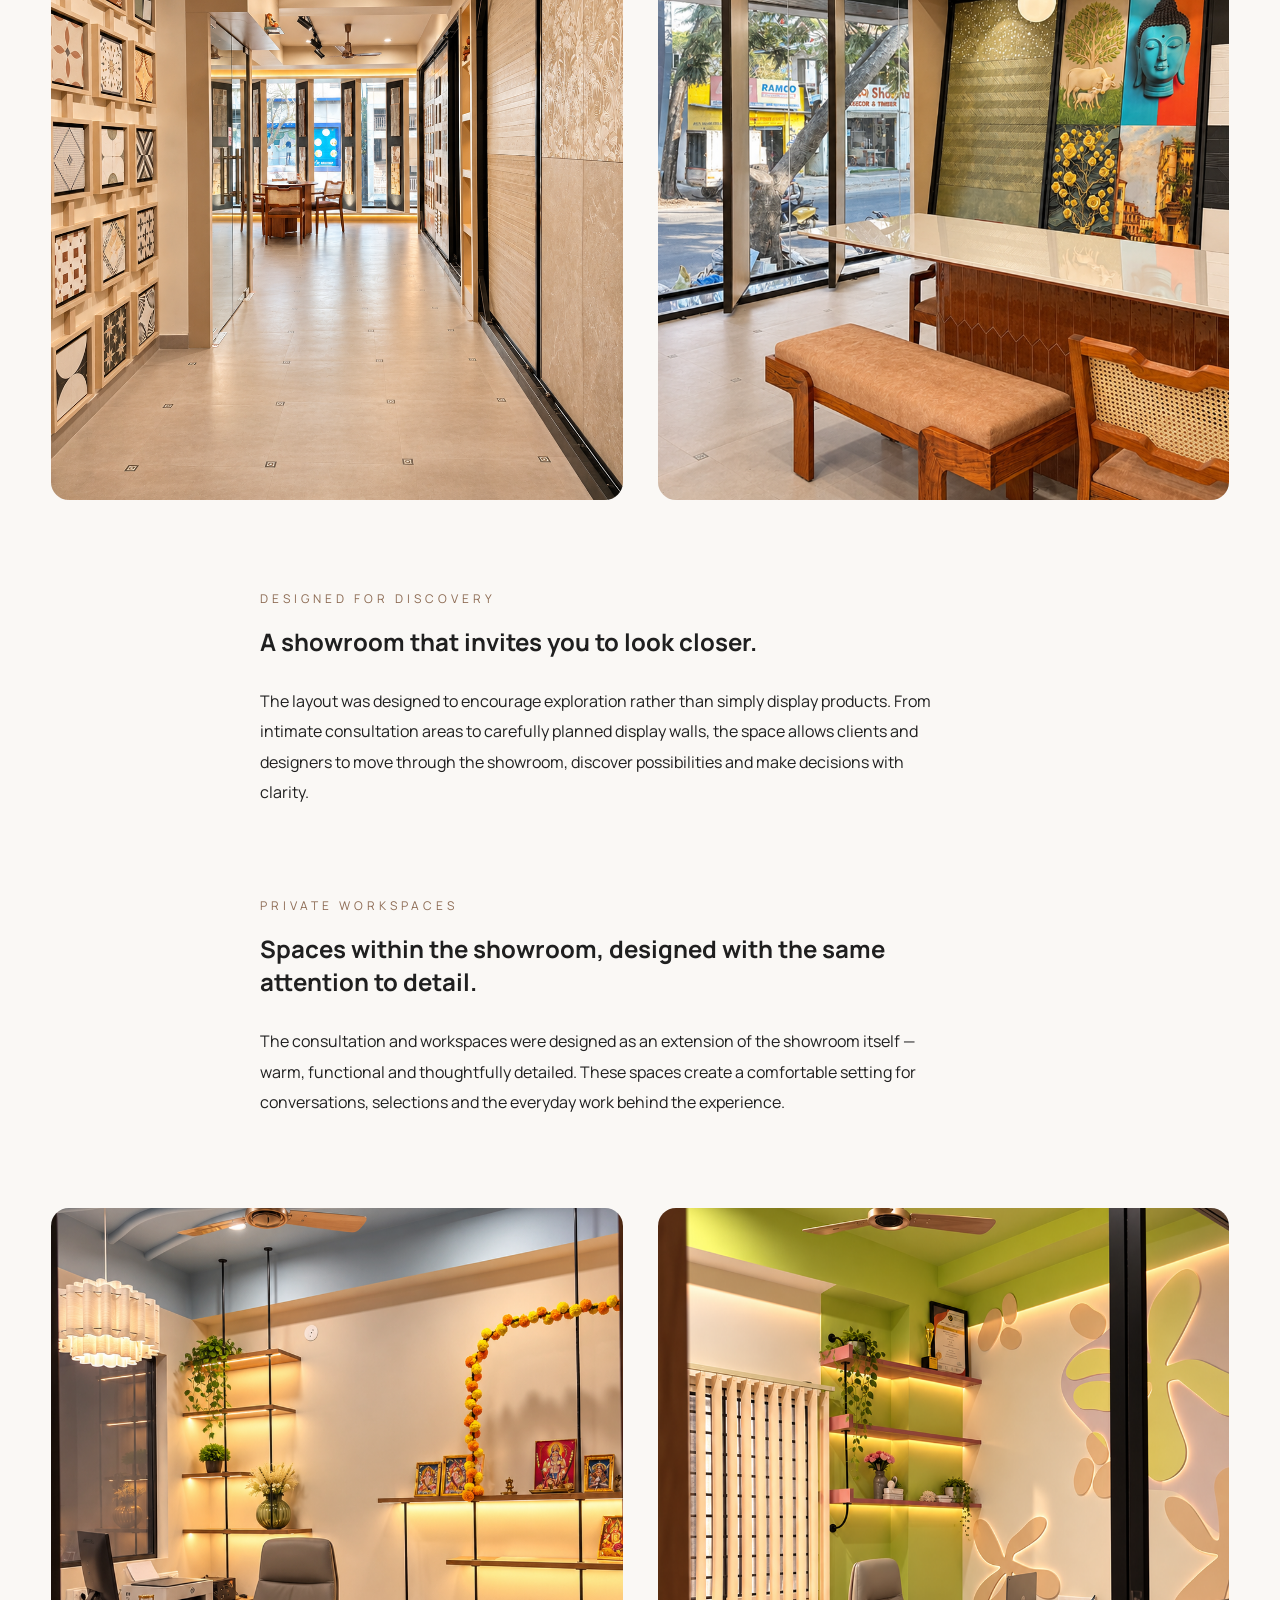
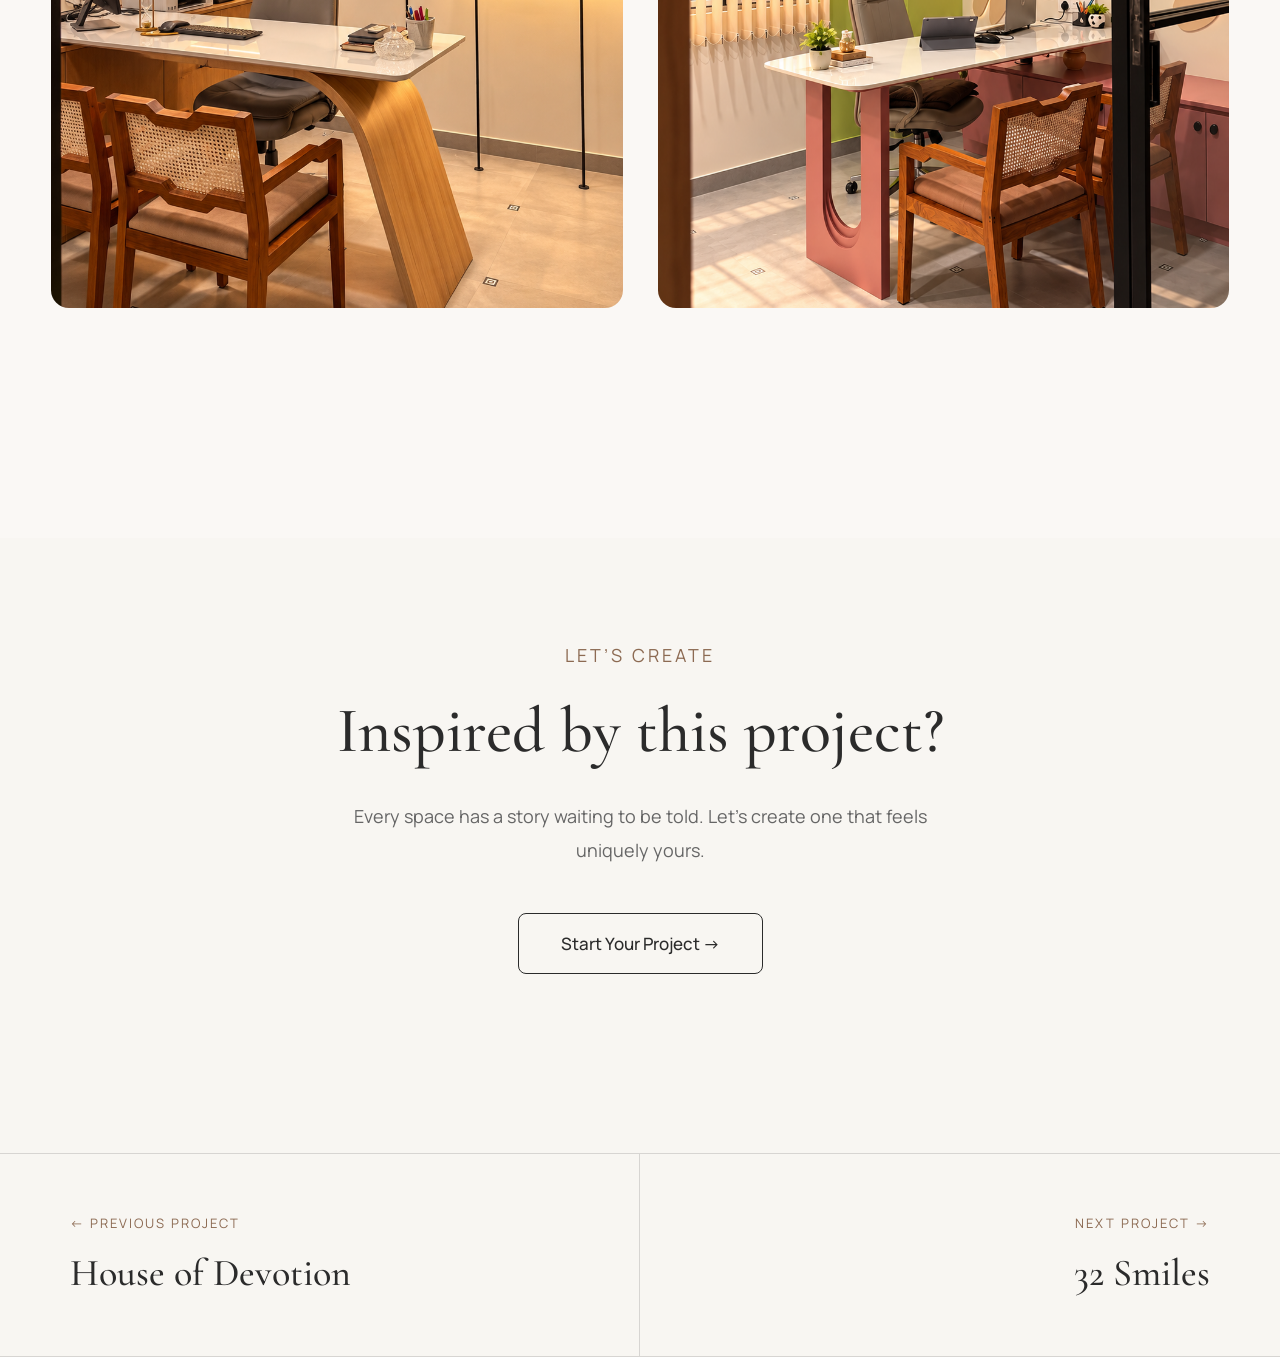
<file: anjanadri-ceramic-studio.html>
<!DOCTYPE html>
<html lang="en">

<head>

<meta charset="UTF-8">
<meta name="viewport" content="width=device-width, initial-scale=1.0">

<title>Anjanadri Ceramic Studio | Studio Vism</title>

<meta name="description"
content="Explore Studio Vism's interior design for Anjanadri Ceramic Studio, a contemporary tile showroom in Bangalore designed around material, experience and thoughtful spatial planning.">

<link rel="preconnect" href="https://fonts.googleapis.com">
<link rel="preconnect" href="https://fonts.gstatic.com" crossorigin>

<link href="https://fonts.googleapis.com/css2?family=Cormorant+Garamond:wght@400;500;600&family=Manrope:wght@300;400;500;600&display=swap" rel="stylesheet">

<link rel="stylesheet" href="style.css">

</head>

<body>

<nav class="navbar">

<a href="index.html" class="logo">
    <span class="logo-title">STUDIO VISM</span>
    <span class="logo-subtitle">Interior Design Studio</span>
</a>

<ul class="nav-links">

<li><a href="index.html">Home</a></li>
<li><a href="index.html#projects">Projects</a></li>
<li><a href="index.html#designer">About</a></li>
<li><a href="index.html#contact">Contact</a></li>

</ul>

</nav>


<!-- PROJECT HERO -->

<section class="project-hero anjanadri-hero">

<div class="project-overlay"></div>

<div class="project-title">

<p>Retail Interior</p>

<h1>
Anjanadri<br>
Ceramic Studio
</h1>

</div>

</section>


<!-- PROJECT INTRO -->

<section class="project-intro reveal">

<div class="container">

<div class="project-grid">

<div class="project-overview">

<p class="section-tag">
Project Overview
</p>

<h2>
A material studio designed around the experience of selection.
</h2>

<p>
Anjanadri Ceramic Studio was envisioned as a premium tile showroom
that moves beyond the conventional retail experience. The space was
designed to create a calm, tactile and immersive environment where
materials can be explored, compared and experienced.
</p>

</div>


<div class="project-details">

<div>
<span>Location</span>
<p>Bangalore, Karnataka</p>
</div>

<div>
<span>Area</span>
<p>3,000 sq. ft.</p>
</div>

<div>
<span>Scope</span>
<p>Interior Design & Execution</p>
</div>

<div>
<span>Year</span>
<p>2026</p>
</div>

</div>

</div>

</div>

</section>


<!-- PROJECT GALLERY -->

<section class="project-gallery reveal">

<div class="gallery-container">


<img class="gallery-full"
src="images/anjanadri-1.png"
alt="Anjanadri Ceramic Studio">


<p class="gallery-caption">
A design-led showroom created to make the experience of selecting
materials as considered as the spaces they become part of.
</p>

<section class="project-story">

    <p class="section-tag">The Design Approach</p>

    <h2>
        Designed around material, not merchandise.
    </h2>

    <p>
        The showroom was conceived as an immersive material library
        rather than a conventional tile store. Dark textured display
        walls create a strong backdrop for the tiles, while warm
        lighting, natural wood and neutral surfaces bring balance
        and softness to the space.
    </p>

    <p>
        Each display was carefully composed to give the materials
        visual presence while maintaining a calm and cohesive
        spatial language throughout the showroom.
    </p>

</section>

<div class="gallery-two">

<img src="images/anjanadri-2.png"
alt="Anjanadri Ceramic Studio interior">

<img src="images/anjanadri-3.png"
alt="Anjanadri Ceramic Studio tile display">

</div>

<div class="project-story">

<p class="section-tag">
MATERIAL AS EXPERIENCE
</p>

<h2>
Every tile deserves its own moment.
</h2>

<p>
The showroom was planned to let materials speak for themselves.
Individual display walls create moments of pause, allowing textures,
patterns and finishes to be viewed without visual distraction.
The result is a space where choosing a tile becomes part of the
design experience itself.
</p>

</div>

<img class="gallery-full"
src="images/anjanadri-4.png"
alt="Anjanadri Ceramic Studio showroom">

<div class="project-story">

<p class="section-tag">
WARMTH & CONTRAST
</p>

<h2>
A palette that lets the materials take centre stage.
</h2>

<p>
Dark textured surfaces were paired with warm wood, soft lighting and
neutral tones to create contrast without overwhelming the space.
The material palette gives the showroom a sense of warmth and depth,
while keeping the focus firmly on the tiles and their finishes.
</p>

</div>

<div class="gallery-two">

<img src="images/anjanadri-5.png"
alt="Anjanadri Ceramic Studio material display">

<img src="images/anjanadri-6.png"
alt="Anjanadri Ceramic Studio interior detail">

</div>

<div class="project-story">

<p class="section-tag">
DESIGNED FOR DISCOVERY
</p>

<h2>
A showroom that invites you to look closer.
</h2>

<p>
The layout was designed to encourage exploration rather than simply
display products. From intimate consultation areas to carefully
planned display walls, the space allows clients and designers to move
through the showroom, discover possibilities and make decisions with
clarity.
</p>

</div>

<div class="project-story">
<p class="section-tag">PRIVATE WORKSPACES</p>
<h2>Spaces within the showroom, designed with the same attention to detail.</h2>
<p>
The consultation and workspaces were designed as an extension of the
showroom itself — warm, functional and thoughtfully detailed. These
spaces create a comfortable setting for conversations, selections and
the everyday work behind the experience.
</p>
</div>

<div class="gallery-two">

<img src="images/anjanadri-7.png"
alt="Studio Vism cabin at Anjanadri Ceramic Studio">

<img src="images/anjanadri-8.png"
alt="Shrenik's cabin at Anjanadri Ceramic Studio">

</div>

</div>

</section>


<!-- PROJECT CTA -->

<section class="project-cta reveal">

<p class="section-tag">
Let’s Create
</p>

<h2>
Inspired by this project?
</h2>

<p>
Every space has a story waiting to be told.
Let’s create one that feels uniquely yours.
</p>

<a href="index.html#contact" class="cta-button">
Start Your Project →
</a>

</section>


<!-- PROJECT NAVIGATION -->

<section class="project-navigation reveal">

<a href="house-of-devotion.html" class="project-nav prev">

<span>← Previous Project</span>

<h3>House of Devotion</h3>

</a>


<a href="32-smiles.html" class="project-nav next">

<span>Next Project →</span>

<h3>32 Smiles</h3>

</a>

</section>


<script src="script.js"></script>

</body>

</html>
</file>
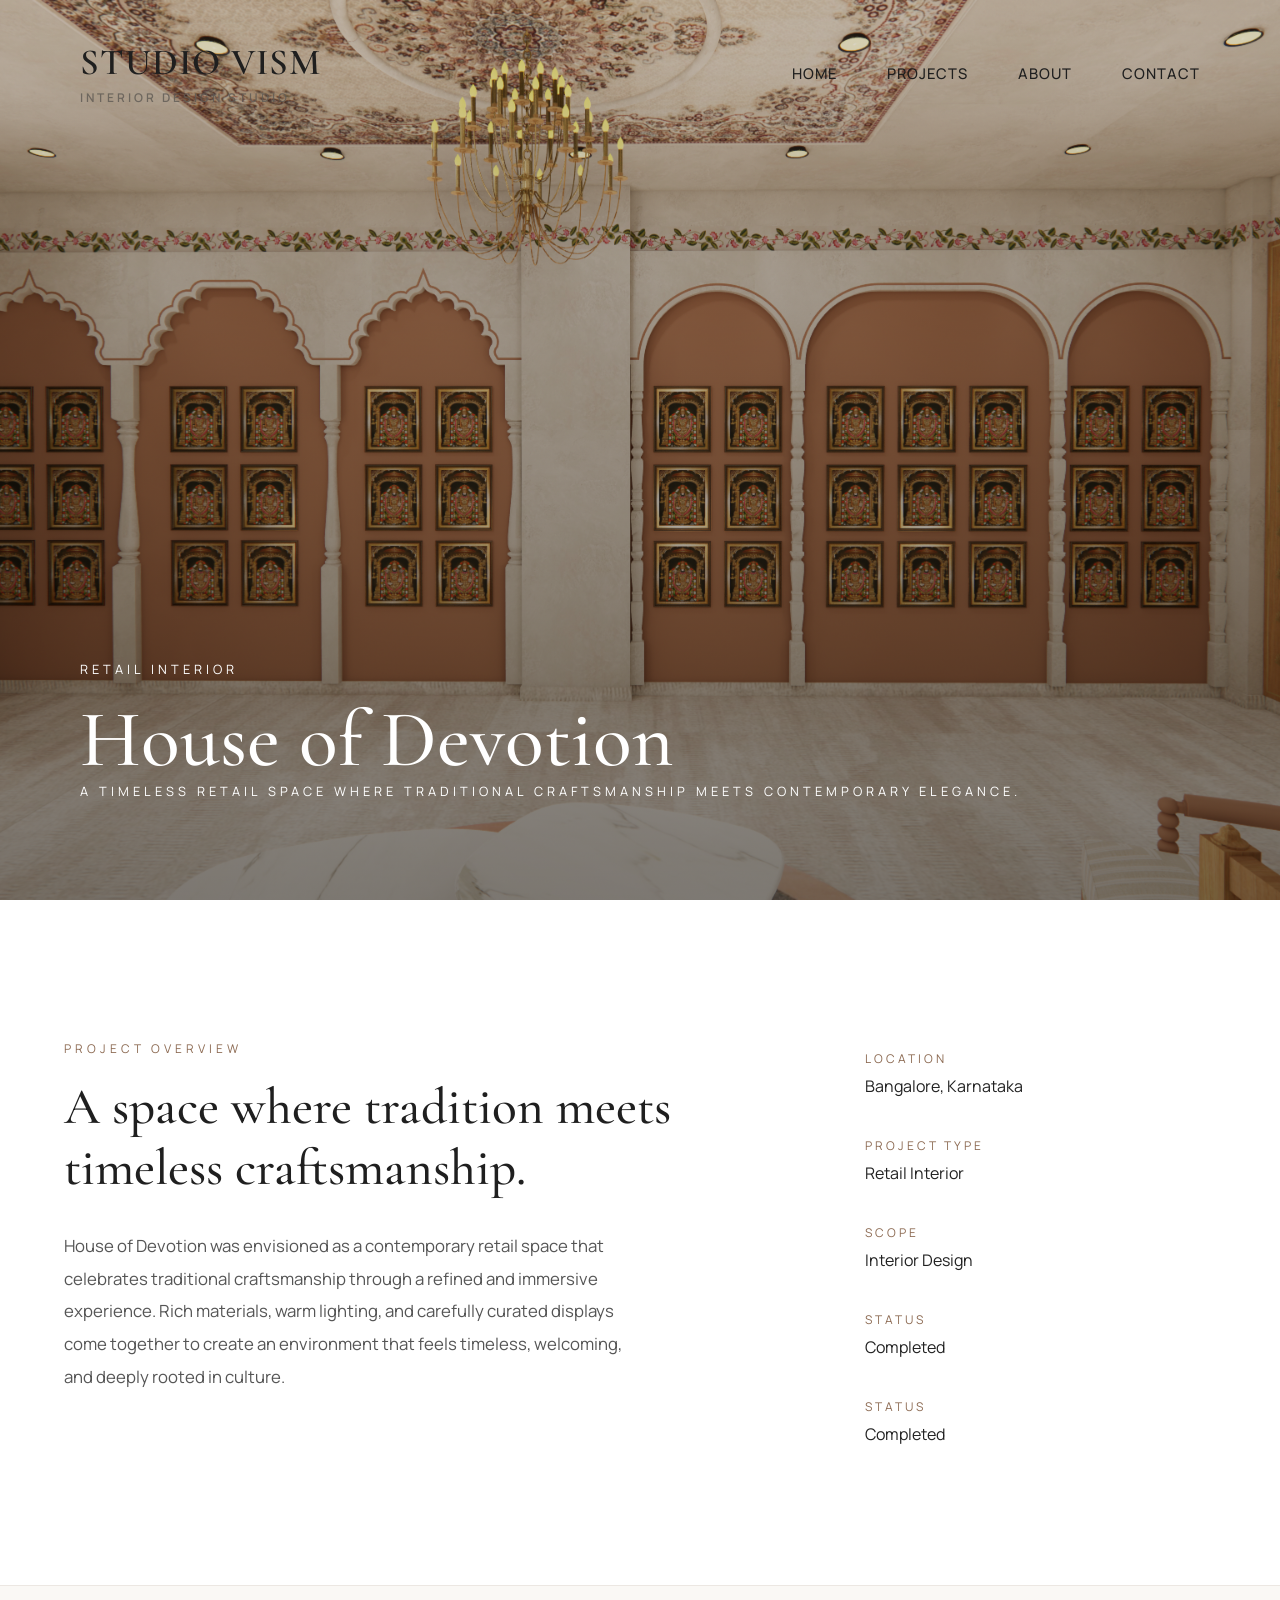
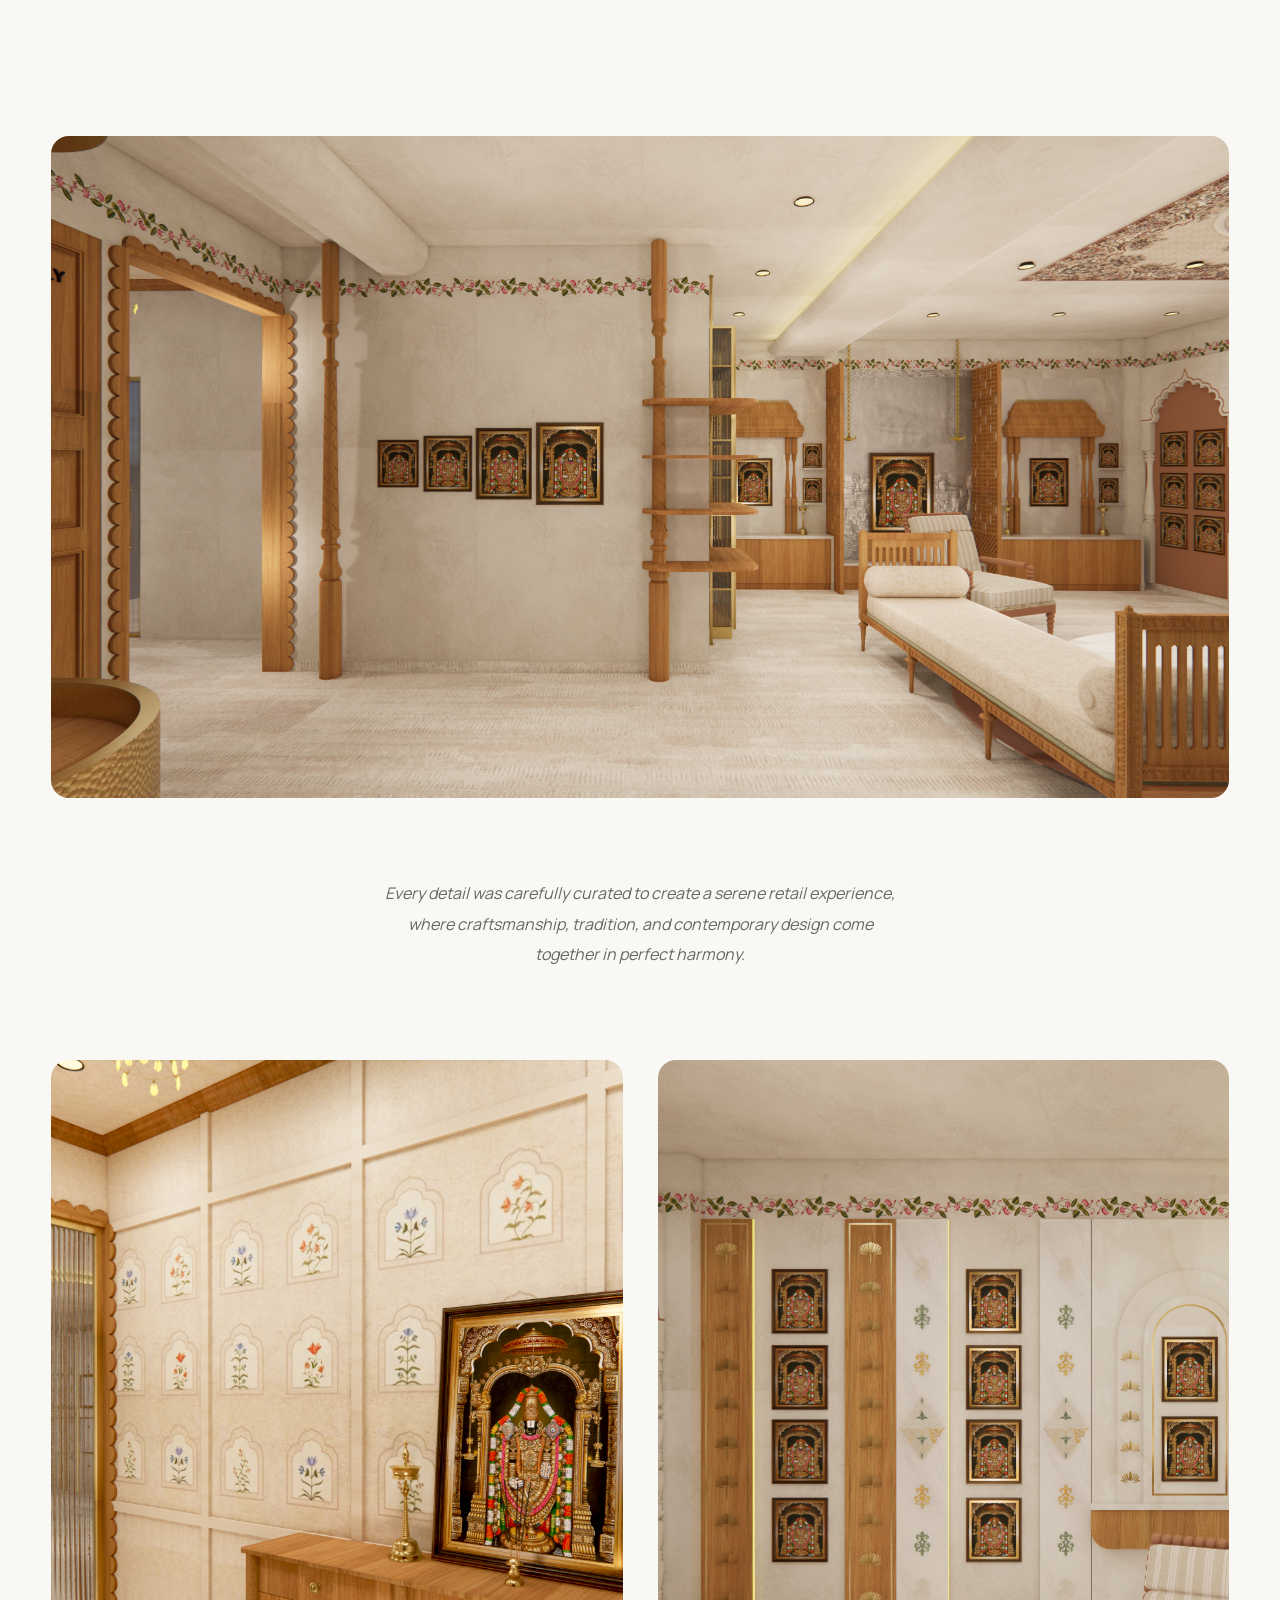
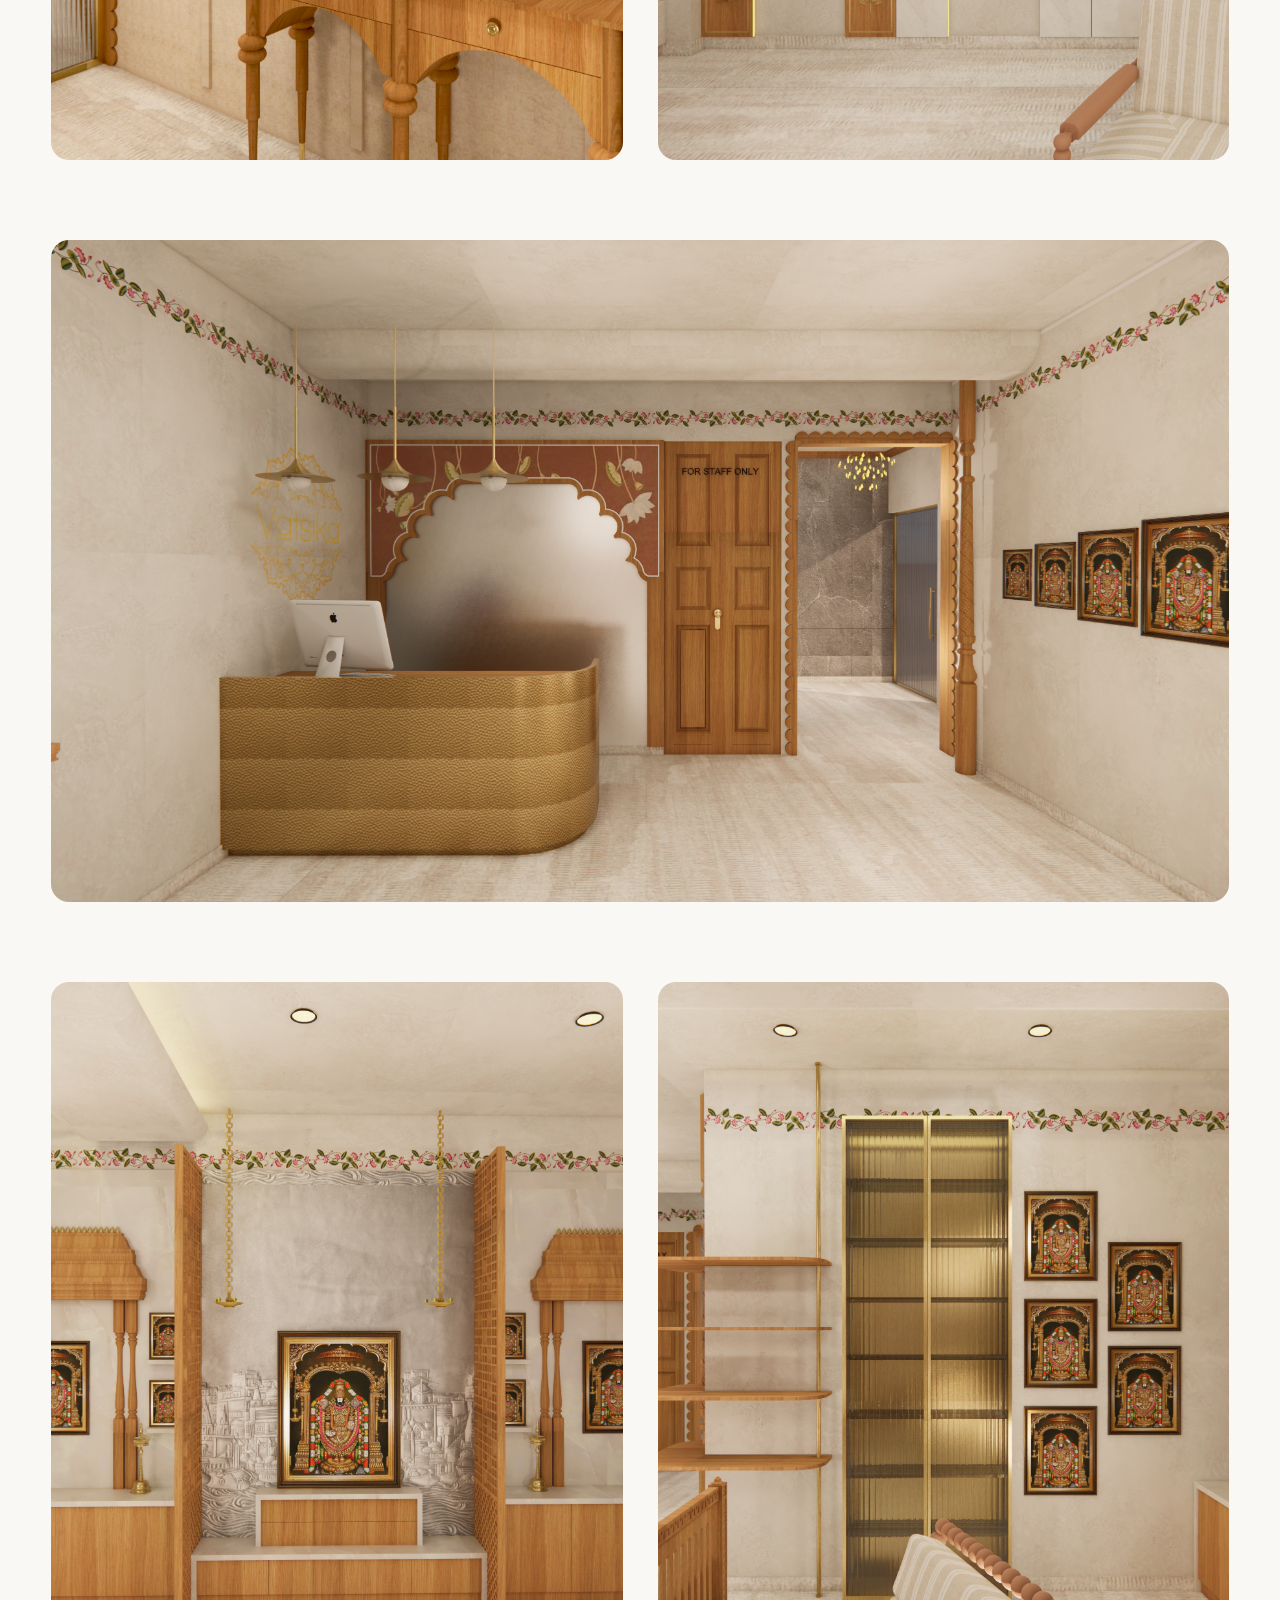
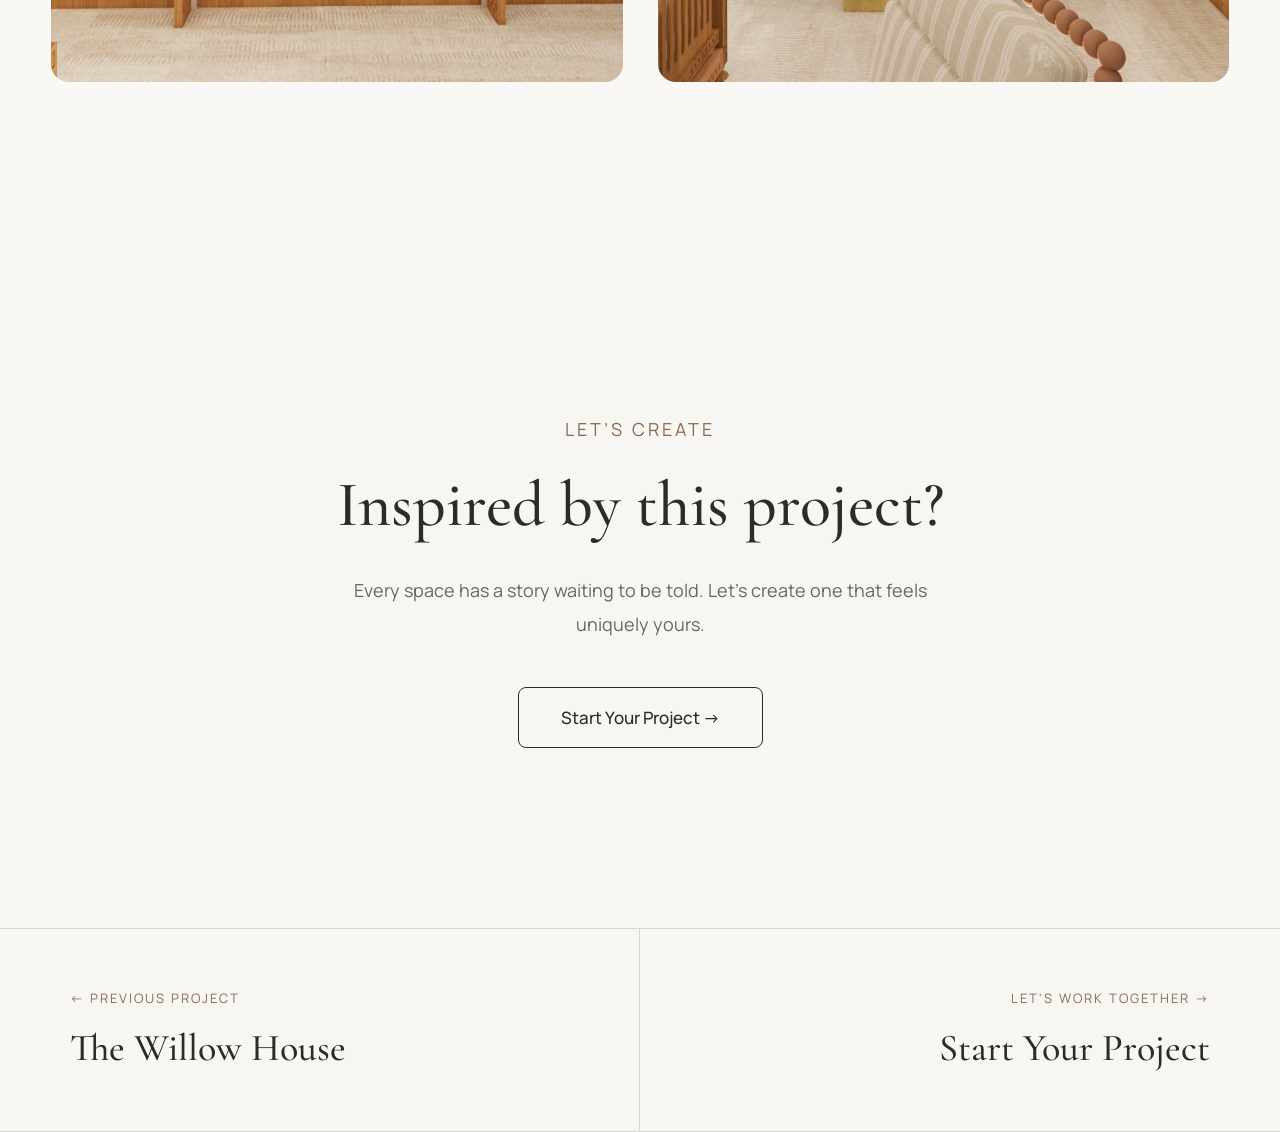
<file: house-of-devotion.html>
<!DOCTYPE html>
<html lang="en">

<head>

<meta charset="UTF-8">
<meta name="viewport" content="width=device-width, initial-scale=1.0">

<title>House of Devotion | Retail Interior Design | Studio Vism</title>

<meta name="description" content="House of Devotion by Studio Vism is a retail space designed to celebrate craftsmanship, spirituality and a refined shopping experience through thoughtful interior design.">

<link rel="preconnect" href="https://fonts.googleapis.com">
<link rel="preconnect" href="https://fonts.gstatic.com" crossorigin>

<link href="https://fonts.googleapis.com/css2?family=Cormorant+Garamond:wght@400;500;600&family=Manrope:wght@300;400;500;600&display=swap" rel="stylesheet">

<link rel="stylesheet" href="style.css">

</head>

<body>

<nav class="navbar">

<a href="index.html" class="logo">
    <span class="logo-title">STUDIO VISM</span>
    <span class="logo-subtitle">Interior Design Studio</span>
</a>

<ul class="nav-links">
<li><a href="index.html">Home</a></li>
<li><a href="index.html#projects">Projects</a></li>
<li><a href="index.html#designer">About</a></li>
<li><a href="index.html#contact">Contact</a></li>
</ul>

</nav>

<section class="project-hero devotion-hero">

<div class="project-overlay"></div>

<div class="project-title">

<p>Retail Interior</p>

<h1>
House of Devotion
</h1>

<p class="hero-description">
A timeless retail space where traditional craftsmanship meets contemporary elegance.
</p>
</div>

</section>
<section class="project-intro reveal">

    <div class="container">

        <div class="project-grid">

            <div class="project-overview">

                <p class="section-tag">
                    Project Overview
                </p>

                <h2>
                A space where tradition meets timeless craftsmanship.
                </h2>

                <p>
                House of Devotion was envisioned as a contemporary retail space that celebrates traditional craftsmanship through a refined and immersive experience. Rich materials, warm lighting, and carefully curated displays come together to create an environment that feels timeless, welcoming, and deeply rooted in culture.
                </p>

            </div>

            <div class="project-details">

                <div>
    <span>Location</span>
    <p>Bangalore, Karnataka</p>
</div>

<div>
    <span>Project Type</span>
    <p>Retail Interior</p>
</div>

<div>
    <span>Scope</span>
    <p>Interior Design</p>
</div>

<div>
    <span>Status</span>
    <p>Completed</p>
</div>

<div>
    <span>Status</span>
    <p>Completed</p>
</div>

            </div>

        </div>

    </div>

</section>
<!-- PROJECT GALLERY -->

<section class="project-gallery reveal">

    <div class="gallery-container">

    <img class="gallery-full"
     src="images/house-of-devotion-5.png"
     alt="House of Devotion Interior">

     <p class="gallery-caption">
    Every detail was carefully curated to create a serene retail experience, where craftsmanship, tradition, and contemporary design come together in perfect harmony.
    </p>

    <div class="gallery-two">

        <img src="images/house-of-devotion-1.png"
     alt="Reception Area">

        <img src="images/house-of-devotion-2.png"
     alt="Display Wall">

    </div>

    <img class="gallery-full"
     src="images/house-of-devotion-4.png"
     alt="Feature Archway">

    <div class="gallery-two">

        <img src="images/house-of-devotion-3.png"
     alt="Main Shrine">

        <img src="images/house-of-devotion-6.png"
     alt="Reception Detail">

    </div>

</div>

</section>

<section class="project-cta reveal">

    <p class="section-tag">Let’s Create</p>

    <h2>Inspired by this project?</h2>

    <p>
        Every space has a story waiting to be told.
        Let’s create one that feels uniquely yours.
    </p>

    <a href="index.html#contact" class="cta-button">
        Start Your Project →
    </a>

</section>

<section class="project-navigation reveal">

    <a href="willow-house.html" class="project-nav prev">

    <span>← Previous Project</span>

    <h3>The Willow House</h3>

    </a>

    <a href="index.html#contact" class="project-nav next">

    <span>Let's Work Together →</span>

    <h3>Start Your Project</h3>

</a>

</section>

<script src="script.js"></script>

</body>
</html>
</file>
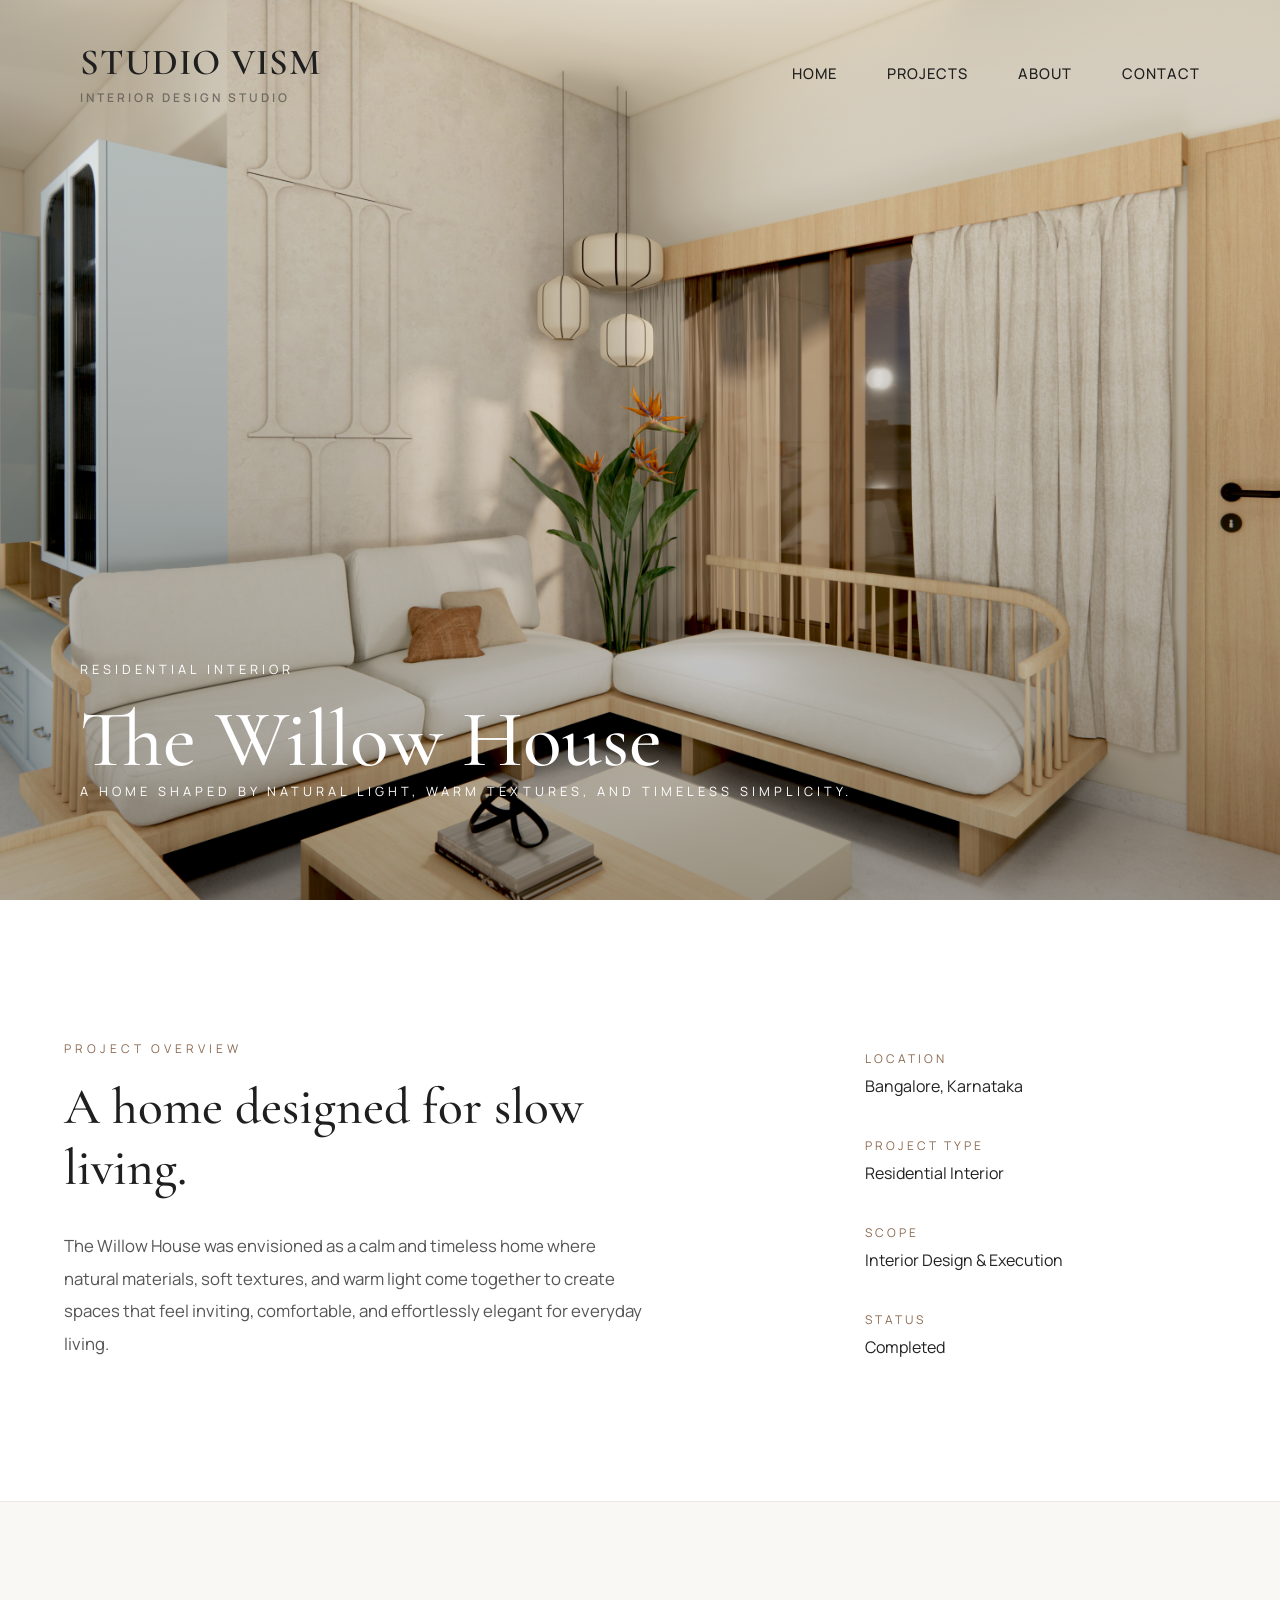
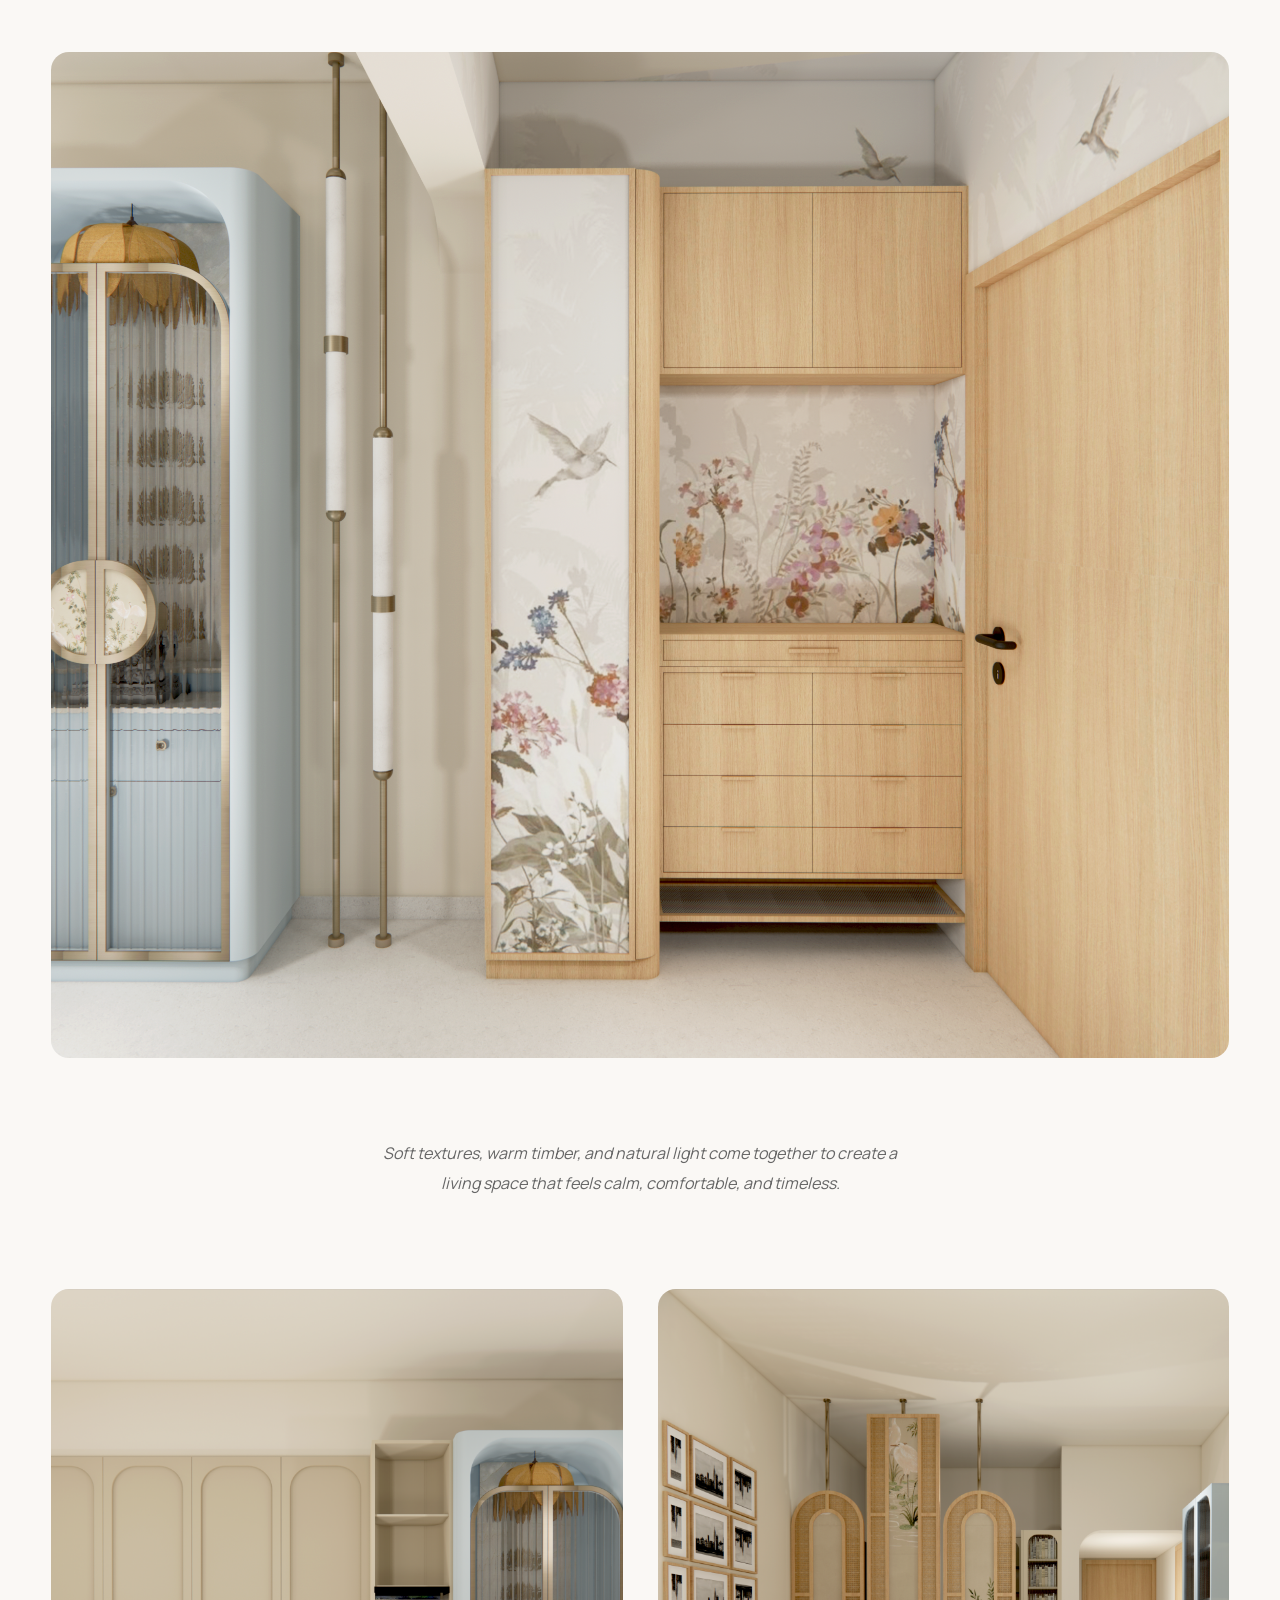
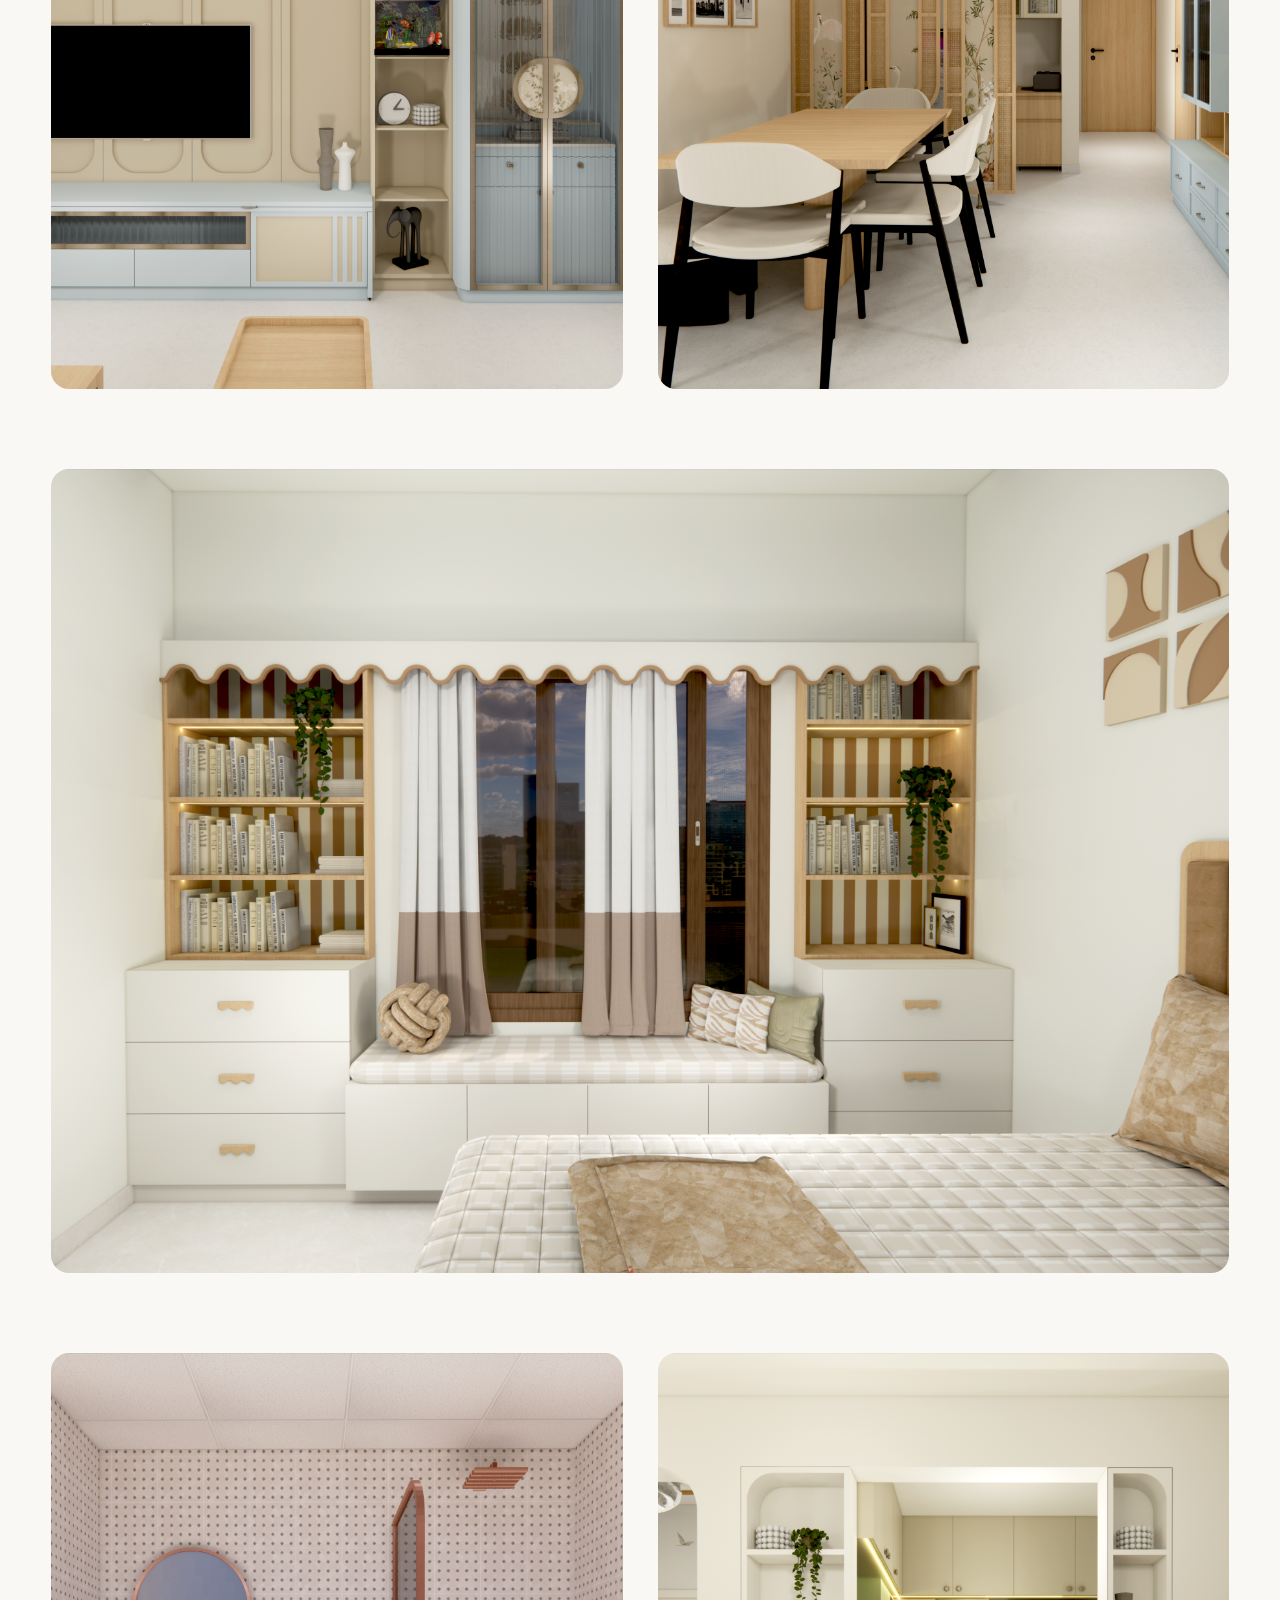
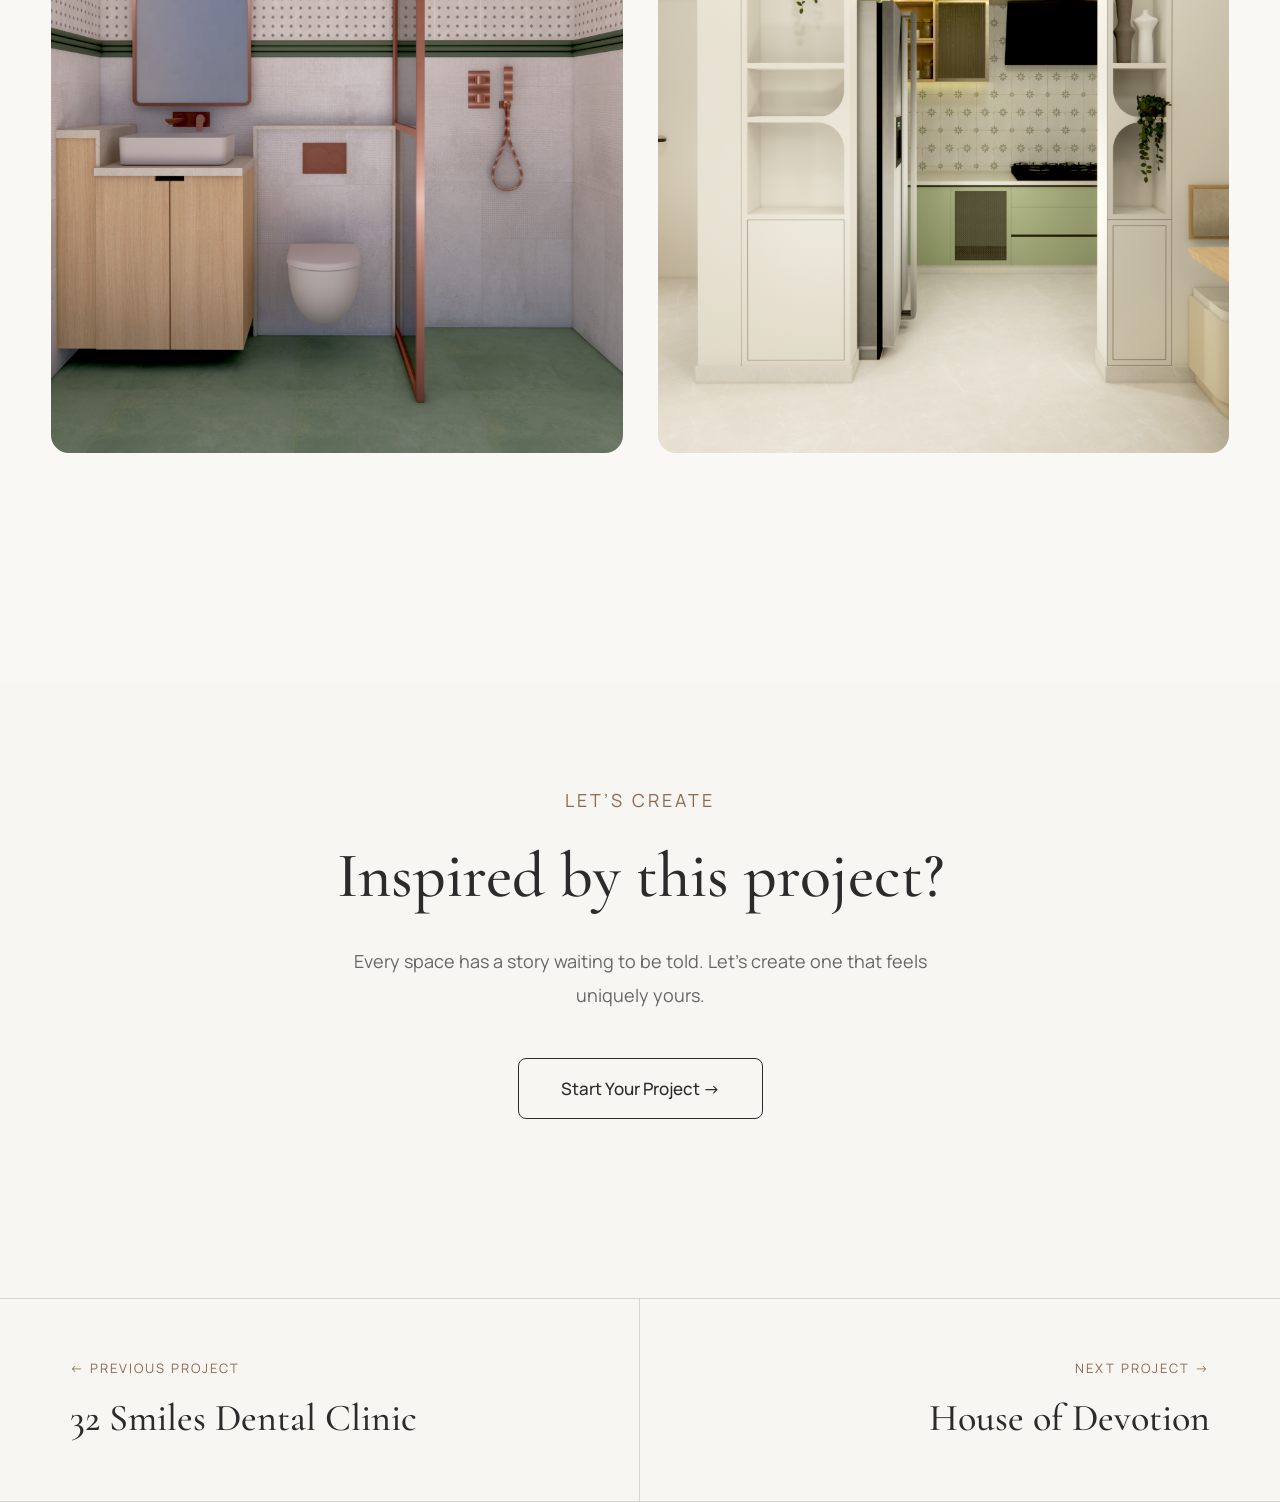
<file: willow-house.html>
<!DOCTYPE html>
<html lang="en">

<head>

<meta charset="UTF-8">
<meta name="viewport" content="width=device-width, initial-scale=1.0">

<title>The Willow House | Residential Interior Design | Studio Vism</title>

<meta name="description" content="Discover The Willow House by Studio Vism, a thoughtfully designed residence in Bangalore that blends warmth, functionality and timeless contemporary interiors.">

<link rel="preconnect" href="https://fonts.googleapis.com">
<link rel="preconnect" href="https://fonts.gstatic.com" crossorigin>

<link href="https://fonts.googleapis.com/css2?family=Cormorant+Garamond:wght@400;500;600&family=Manrope:wght@300;400;500;600&display=swap" rel="stylesheet">

<link rel="stylesheet" href="style.css">

</head>

<body>

<nav class="navbar">

<a href="index.html" class="logo">
    <span class="logo-title">STUDIO VISM</span>
    <span class="logo-subtitle">Interior Design Studio</span>
</a>

<ul class="nav-links">
<li><a href="index.html">Home</a></li>
<li><a href="index.html#projects">Projects</a></li>
<li><a href="index.html#designer">About</a></li>
<li><a href="index.html#contact">Contact</a></li>
</ul>

</nav>

<section class="project-hero willow-hero">

<div class="project-overlay"></div>

<div class="project-title">

<p>Residential Interior</p>

<h1>
The Willow House
</h1>
<p class="hero-description">
A home shaped by natural light, warm textures, and timeless simplicity.
</p>
</div>

</section>
<section class="project-intro reveal">

    <div class="container">

        <div class="project-grid">

            <div class="project-overview">

                <p class="section-tag">
                    Project Overview
                </p>

                <h2>
                A home designed for slow living.
                </h2>

                <p>
                The Willow House was envisioned as a calm and timeless home
                where natural materials, soft textures, and warm light come
                together to create spaces that feel inviting, comfortable,
                and effortlessly elegant for everyday living.
                </p>

            </div>

            <div class="project-details">

                <div>
    <span>Location</span>
    <p>Bangalore, Karnataka</p>
</div>

<div>
    <span>Project Type</span>
    <p>Residential Interior</p>
</div>

<div>
    <span>Scope</span>
    <p>Interior Design & Execution</p>
</div>

<div>
    <span>Status</span>
    <p>Completed</p>
</div>

            </div>

        </div>

    </div>

</section>
<!-- PROJECT GALLERY -->

<section class="project-gallery reveal">

    <div class="gallery-container">

    <img class="gallery-full"
    src="images/willow-house-1.png"
    alt="Living Room">

     <p class="gallery-caption">
     Soft textures, warm timber, and natural light come together to create a living space that feels calm, comfortable, and timeless.
     </p> 

    <div class="gallery-two">

        <img src="images/willow-house-2.png"
         alt="Living Area">

        <img src="images/willow-house-3.png"
         alt="Dining Area">

    </div>

    <img class="gallery-full"
     src="images/willow-house-4.png"
     alt="Master Bedroom">

    <div class="gallery-two">

        <img src="images/willow-house-5.png"
         alt="Bedroom Detail">

        <img src="images/willow-house-6.png"
         alt="Kitchen Detail">

    </div>

</div>

</section>

<section class="project-cta reveal">

    <p class="section-tag">Let’s Create</p>

    <h2>Inspired by this project?</h2>

    <p>
        Every space has a story waiting to be told.
        Let’s create one that feels uniquely yours.
    </p>

    <a href="index.html#contact" class="cta-button">
        Start Your Project →
    </a>

</section>

<section class="project-navigation reveal">

    <a href="32-smiles.html" class="project-nav prev">

        <span>← Previous Project</span>

        <h3>32 Smiles Dental Clinic</h3>

    </a>

    <a href="house-of-devotion.html" class="project-nav next">

        <span>Next Project →</span>

        <h3>House of Devotion</h3>

    </a>

</section>

<script src="script.js"></script>

</body>
</html>
</file>
<file: style.css>
/* ==========================
   RESET
========================== */

*{
    margin:0;
    padding:0;
    box-sizing:border-box;
}

html{
    scroll-behavior:smooth;
}

body{
    font-family:'Manrope', sans-serif;
    background:#F8F6F2;
    color:#1F1F1F;
    overflow-x:hidden;
}

img{
    max-width:100%;
    display:block;
}

a{
    text-decoration:none;
    color:inherit;
}

ul{
    list-style:none;
}
/* ==========================
   NAVIGATION
========================== */

.navbar{
    position:absolute;
    top:0;
    left:0;
    width:100%;
    padding:40px 80px;

    display:flex;
    justify-content:space-between;
    align-items:center;

    z-index:100;
}

.logo{
    display:flex;
    flex-direction:column;

    font-family:'Cormorant Garamond', serif;
    font-size:2rem;
    font-weight:600;
}
.logo-title{
    font-size:2.3rem;
    font-weight:600;
    letter-spacing:1px;
}

.logo-subtitle{
    font-family:'Manrope', sans-serif;
    font-size:0.75rem;
    text-transform:uppercase;
    letter-spacing:3px;
    margin-top:4px;
    opacity:0.8;
    color:#5f5a54;
}

.nav-links{
    display:flex;
    gap:50px;
}

.nav-links a{
    font-size:0.92rem;
    letter-spacing:1px;
    text-transform:uppercase;
    font-weight:500;
    transition:.3s ease;
    position:relative;
}

.nav-links a:hover{
    color:#8C6A52;
}

/* ==========================
   HERO
========================== */

.hero{

    position:relative;

    height:100vh;

    background-image:url("images/mysa-hero.png");

    background-size:cover;

   background-position: center 50%;

    display:flex;

    align-items:center;

    padding:0 80px;

}

.hero-overlay{

    position:absolute;

    inset:0;

    background:linear-gradient(
        90deg,
        rgba(248,246,242,.88) 0%,
        rgba(248,246,242,.50) 35%,
        rgba(248,246,242,0) 70%
    );

}

.hero-content{
    position:relative;
    z-index:2;
    max-width:620px;
    margin-top:40px;
}

.hero h1{

    font-family:'Cormorant Garamond', serif;

    font-size:4.5rem;

    line-height:1;

    margin-bottom:24px;

}

.hero p{

    font-size:1.1rem;

    line-height:1.8;

    color:#444;

    margin-bottom:42px;

    max-width:480px;

}

.btn{
    display:inline-block;
    padding:18px 42px;
    background:#262320;
    color:#fff;
    text-decoration:none;
    border-radius:50px;
    transition:all .35s ease;
    font-size:0.95rem;
    letter-spacing:1.5px;
    text-transform:uppercase;
    transition:0.3s ease;
}

.btn:hover{
    background:#8C6A52;
    transform:translateY(-2px);
    transform:translateY(-2px);
    box-shadow:0 12px 30px rgba(0,0,0,.12);
}

/*======================
PHILOSOPHY
=======================*/

.philosophy{

    padding:100px 15% 140px;
    background:#FCFBF9;
    text-align:center;

}

.philosophy p{

    font-family:'Cormorant Garamond', serif;
    font-size:2.8rem;
    line-height:1.5;
    max-width:1200px;
    margin:auto;
    color:#2d2d2d;

}

/*======================
FEATURED PROJECTS
=======================*/

.projects{

    padding:140px 8%;
    background:#f8f6f3;

}

.section-heading{

    margin-bottom:90px;

}

.section-heading p{

    text-transform:uppercase;
    letter-spacing:3px;
    color:#8C6A52;
    font-size:.9rem;
    margin-bottom:15px;

}

.section-heading h2{

    font-family:'Cormorant Garamond', serif;
    font-size:3.2rem;
    font-weight:600;

}

.project-card{
    display:grid;
    grid-template-columns:1.2fr 1fr;
    gap:80px;
    align-items:center;
    margin-bottom:180px;
    padding-bottom:80px;
    border-bottom:1px solid #ebe6df;
}

.project-card:last-child{
    border-bottom:none;
    margin-bottom:0;
    padding-bottom:0;
}

.project-image{

    height:720px;
    border-radius:20px;
    overflow:hidden;

}

.project-image img{

    width:100%;
    height:100%;
    object-fit:cover;
    display:block;
    transition:.6s ease;

}

.project-card:hover .project-image img{

    transform:scale(1.05);

}

.project-info{

    display:flex;
    flex-direction:column;
    justify-content:center;

}

.project-info span{

    font-size:5rem;
    font-family:'Cormorant Garamond', serif;
    color:#e9e5df;

}

.project-category{

    text-transform:uppercase;
    letter-spacing:3px;
    color:#8C6A52;
    margin-top:10px;

}

.project-info h3{

    font-family:'Cormorant Garamond', serif;
    font-size:2.8rem;
    margin:15px 0;

}

.project-info p{

    line-height:1.9;

    color:#5d5d5d;

    max-width:520px;

}

.project-info a{

    display:inline-block;
    margin-top:40px;
    text-decoration:none;
    color:#111;
    font-weight:600;
    transition:.3s;

}

.project-info a:hover{

    color:#8C6A52;

}
/*======================
GLOBAL SPACING
=======================*/

section{

    position:relative;

}

.container{
    width:min(1500px,90%);
    margin:auto;
}
.reverse{

    grid-template-columns:1fr 1.2fr;

}

.reverse .project-image{

    order:2;

}

.reverse .project-info{

    order:1;

}
/*======================
ABOUT
=======================*/

.about{

    padding:140px 0;
    background:#ffffff;

}

.about-grid{

    display:grid;
    grid-template-columns:1fr 1fr;
    gap:90px;
    align-items:center;

}

.about-image{

    border-radius:20px;
    overflow:hidden;

}

.about-image img{

    width:100%;
    display:block;

}
.about-image img{

    transition:0.6s ease;

}

.about-image:hover img{

    transform:scale(1.03);

}
.section-tag{

    text-transform:uppercase;
    letter-spacing:4px;
    color:#8C6A52;
    margin-bottom:20px;
    font-size:.75rem;

}

.about-content h2{

    font-family:'Cormorant Garamond', serif;
    font-size:3rem;
    line-height:1.2;
    margin-bottom:30px;

}

.about-content p{

    color:#555;

    line-height:1.95;

    max-width:560px;

    margin-bottom:28px;

}
html{

    scroll-padding-top:100px;

}
/*======================
DESIGNER
=======================*/

.designer{

    padding:160px 0;
    background:#F8F6F2;

}

.designer-grid{

    display:grid;
    grid-template-columns:0.9fr 1.1fr;
    gap:100px;
    align-items:center;

}

.designer-image{

    border-radius:22px;
    overflow:hidden;

}

.designer-image img{
    width:100%;
    height:700px;
    object-fit:cover;
    display:block;
    transition:.5s ease;
}

.designer-image:hover img{

    transform:scale(1.03);

}

.designer-content h2{

    font-family:'Cormorant Garamond', serif;
    font-size:3rem;
    line-height:1.1;
    margin-bottom:12px;

}

.designer-content h4{

    font-size:1rem;
    letter-spacing:2px;
    text-transform:uppercase;
    color:#8C6A52;
    font-weight:500;
    margin-bottom:40px;

}

.designer-content p{

    font-size:1rem;
    line-height:1.9;
    color:#555;
    margin-bottom:24px;

}

.designer-signoff{

    margin-top:70px;
    padding-top:35px;
    border-top:1px solid #ddd;

}

.designer-signoff span{

    display:block;
    color:#888;
    margin-bottom:8px;

}

.designer-signoff h3{

    font-family:'Cormorant Garamond', serif;
    font-size:2rem;
    margin-bottom:6px;

}

.designer-signoff p{

    margin:0;
    color:#777;
    font-size:.95rem;

}
/*======================
RECOGNITION
=======================*/

.awards{

    padding:140px 0;
    background:#F8F6F2;

}

.section-heading.center{

    text-align:center;
    margin-bottom:90px;

}

.award-list{

    max-width:1000px;
    margin:auto;

}

.award-item{

    display:grid;
    grid-template-columns:120px 1fr;
    gap:50px;

    padding:55px 0;

    border-top:1px solid #ddd5cc;

}

.award-item:last-child{

    border-bottom:1px solid #ddd5cc;

}

.award-item span{

    font-family:'Cormorant Garamond', serif;
    font-size:4rem;
    color:#d8d2cb;

}

.award-item h3{

    font-family:'Cormorant Garamond', serif;
    font-size:2rem;
    font-weight:600;
    margin-bottom:18px;

}

.award-item p{

    color:#666;
    line-height:1.9;
    max-width:700px;

}
/*======================
OUR EXPERTISE
=======================*/

.services{

    padding:140px 0;
    background:#ffffff;

}

.services-grid{

    display:grid;
    grid-template-columns:1fr 1fr;
    gap:40px;
    margin-top:80px;

}

.service-card{

    padding:50px;
    border:1px solid #e6e0d8;
    border-radius:20px;

    transition:.35s ease;

}

.service-card:hover{

    transform:translateY(-8px);

    border-color:#8C6A52;

    box-shadow:0 20px 40px rgba(0,0,0,.06);

}

.service-card h3{

    font-family:'Cormorant Garamond', serif;
    font-size:2rem;
    margin-bottom:20px;

}

.service-card p{

    color:#666;
    line-height:1.9;

}
/*======================
HOW WE WORK
=======================*/

.process{

    padding:140px 0;
    background:#ffffff;

}

.process-grid{

    display:grid;
    grid-template-columns:repeat(4,1fr);
    gap:40px;
    margin-top:90px;

}

.process-step{

    position:relative;
    padding-top:30px;

}

.process-step::before{

    content:"";
    position:absolute;
    top:0;
    left:0;

    width:70%;
    height:1px;

    background:#d9d4ce;

}

.process-step span{

    font-family:'Cormorant Garamond', serif;
    font-size:4rem;
    color:#d8d2cb;
    display:block;
    margin-bottom:20px;

}

.process-step h3{

    font-family:'Cormorant Garamond', serif;
    font-size:2rem;
    margin-bottom:20px;

}

.process-step p{

    color:#666;
    line-height:1.9;

}
/*======================
CALL TO ACTION
=======================*/

.cta{

    padding:170px 0;
    background:#F8F6F2;
    text-align:center;

}

.cta-content{

    max-width:800px;
    margin:auto;

}

.cta h2{

    font-family:'Cormorant Garamond', serif;
    font-size:4rem;
    line-height:1.2;
    margin:25px 0 35px;

}

.cta-text{

    font-size:1.05rem;
    color:#666;
    line-height:1.9;
    max-width:650px;
    margin:0 auto 55px;

}

.cta-btn{

    display:inline-block;
    padding:18px 42px;
    background:#111;
    color:#fff;
    border-radius:50px;
    text-transform:uppercase;
    letter-spacing:2px;
    font-size:.9rem;
    transition:.35s ease;

}

.cta-btn:hover{

    background:#8C6A52;
    transform:translateY(-3px);

}

.cta-details{

    margin-top:55px;
    line-height:2.2;

}

.cta-details p{

    color:#777;
    margin:8px 0;
    letter-spacing:1px;

}
/*======================
FOOTER
=======================*/

.footer{

    background:#111;
    color:#f5f5f5;
    padding:80px 0 35px;

}

.footer-top{

    display:flex;
    justify-content:space-between;
    align-items:flex-start;
    margin-bottom:60px;

}

.footer-brand{

    max-width:420px;

}

.footer-brand h2{

    font-family:'Cormorant Garamond', serif;
    font-size:2.6rem;
    margin-bottom:20px;

}

.footer-brand p{

    color:#b8b8b8;
    line-height:1.9;

}

.footer-links{

    display:flex;
    flex-direction:column;
    gap:18px;

}

.footer-links a{

    color:#f5f5f5;
    transition:.3s ease;

}

.footer-links a:hover{

    color:#8C6A52;

}

.footer-bottom{

    border-top:1px solid rgba(255,255,255,.12);
    padding-top:30px;
    text-align:center;

}

.footer-bottom p{

    color:#9a9a9a;
    font-size:.9rem;

}

.footer-note{

    margin-top:70px;

    font-size:.85rem;

    color:#999;

    letter-spacing:1px;

}

/*======================
PROJECT HERO
=======================*/

.project-hero{

height:100vh;

background:url("images/32-smiles-hero.png");

background-size:cover;

background-position:center;

position:relative;

display:flex;

align-items:flex-end;

padding:80px;

}

.project-overlay{

position:absolute;

inset:0;

background:linear-gradient(
to top,
rgba(0,0,0,.55),
rgba(0,0,0,.05)
);

}

.project-title{

position:relative;

z-index:2;

color:white;

}

.project-title p{

text-transform:uppercase;

letter-spacing:4px;

margin-bottom:20px;

font-size:.8rem;

}

.project-title h1{

font-family:'Cormorant Garamond', serif;

font-size:5rem;

line-height:1.05;

font-weight:500;

}
/*======================
PROJECT INTRO
=======================*/

.project-intro{

padding:140px 0;

background:#ffffff;

border-bottom:1px solid #ece7e2;

}

.project-grid{

display:grid;

grid-template-columns:1.3fr .7fr;

gap:150px;

align-items:start;

}

.project-overview h2{

font-family:'Cormorant Garamond', serif;

font-size:3.2rem;

font-weight:500;

margin:20px 0 30px;

line-height:1.2;

}

.project-overview p:last-child{

font-size:1.05rem;

line-height:1.95;

color:#555;

max-width:580px;

}

.project-details{

display:flex;

flex-direction:column;

gap:40px;

padding-top:10px;

}

.project-details span{

display:block;

text-transform:uppercase;

letter-spacing:3px;

font-size:.75rem;

color:#8C6A52;

margin-bottom:8px;

}

.project-details p{

font-size:1rem;

color:#222;

}
/*==========================
PROJECT GALLERY
==========================*/

.project-gallery{

    background:#faf8f5;
    padding:150px 0;

}

.gallery-container{

    width:min(92%,1400px);
    margin:auto;

}

.gallery-full{

    width:100%;
    display:block;
    border-radius:18px;
    margin-bottom:80px;

}

.gallery-two{

    display:grid;
    grid-template-columns:1fr 1fr;
    gap:35px;
    margin:80px 0;

}

.gallery-two img{

    width:100%;
    height:700px;

    object-fit:cover;

    border-radius:18px;

    transition:.45s ease;

}

.gallery-full,
.gallery-two img{

    transition:.5s ease;

}

.gallery-full:hover,
.gallery-two img:hover{

    transform:scale(1.015);

}

.gallery-caption{

    width:45%;
    margin:0 auto 90px;

    text-align:center;

    font-style:italic;

    line-height:1.9;

    color:#666;

}
/* =====================================
   SCROLL REVEAL
===================================== */

.reveal{

    opacity:0;
    transform:translateY(40px);
    transition:
    opacity 1.1s ease-out,
    transform 1.1s cubic-bezier(0.22, 1, 0.36, 1);

    will-change:transform, opacity;

}

.reveal.active{

    opacity:1;
    transform:translateY(0);

}
.navbar {
    position: absolute;
    top: 0;
    left: 0;
    width: 100%;
    z-index: 1000;

    transition:
        background-color 0.4s ease,
        backdrop-filter 0.4s ease,
        box-shadow 0.4s ease;
}

.navbar.scrolled {
    background-color: rgba(255,255,255,0.55);
    backdrop-filter: blur(14px);
    -webkit-backdrop-filter: blur(14px);
    box-shadow: 0 8px 30px rgba(0, 0, 0, 0.06);
}

.gallery-full,
.gallery-two img{
    transition: transform 0.8s cubic-bezier(0.22, 1, 0.36, 1);
}

.gallery-full:hover,
.gallery-two img:hover{
    transform: scale(1.03);
}

.gallery-container,
.gallery-two{
    overflow:hidden;
}

/* =====================================
   PROJECT CTA
===================================== */

.project-cta{

    max-width:800px;
    margin:100px auto 180px;
    padding:0 40px;

    text-align:center;

}

.project-cta .section-tag{

    letter-spacing:3px;
    text-transform:uppercase;

    color:#8C6A52;

    margin-bottom:20px;

}

.project-cta h2{

    font-family:'Cormorant Garamond', serif;
    font-size:64px;
    font-weight:500;

    margin-bottom:30px;

    color:#2B2B2B;

}

.project-cta p{

    font-size:18px;
    line-height:1.9;

    color:#666;

    max-width:620px;
    margin:0 auto 45px;

}

.cta-button{

    display:inline-flex;
    align-items:center;
    justify-content:center;

    padding:18px 42px;

    border:1px solid #2B2B2B;
    border-radius:8px;

    font-size:17px;
    font-weight:500;

    text-decoration:none;
    color:#2B2B2B;

    transition:
        background-color .4s ease,
        color .4s ease,
        transform .4s ease,
        box-shadow .4s ease;

}

.cta-button:hover{

    background:#2B2B2B;
    color:#fff;

    transform:translateY(-4px);

    box-shadow:0 14px 35px rgba(0,0,0,.12);

}

/* Contact Social Links */

.cta-social{

    margin-top:40px;

    display:flex;

    justify-content:center;

    align-items:center;

    gap:35px;

    flex-wrap:wrap;

}

.cta-social a{

    text-decoration:none;

    color:#8C6A52;

    font-family:'Manrope',sans-serif;

    font-size:0.95rem;

    letter-spacing:1px;

    transition:all .3s ease;

}

.cta-social a:hover{

    color:#222;

}

/* =====================================
   PROJECT NAVIGATION
===================================== */

.project-navigation{
    display:grid;
    grid-template-columns:1fr 1fr;

    border-top:1px solid rgba(43,43,43,0.16);
    border-bottom:1px solid rgba(43,43,43,0.16);

    margin-top:60px;
}

.project-nav{
    padding:60px 70px;

    text-decoration:none;
    color:#2B2B2B;

    transition:
        background-color 0.4s ease,
        padding 0.4s ease;
}

.project-nav:first-child{
    border-right:1px solid rgba(43,43,43,0.16);
}

.project-nav span{
    display:block;

    margin-bottom:18px;

    font-size:13px;
    letter-spacing:2px;
    text-transform:uppercase;

    color:#8C6A52;
}

.project-nav h3{
    margin:0;

    font-family:'Cormorant Garamond', serif;
    font-size:38px;
    font-weight:500;
}

.project-nav.next{
    text-align:right;
}

.project-nav:hover{
    background-color:#F4F0EB;
    padding-left:82px;
    padding-right:82px;
}

.willow-hero{
    background-image: url("images/willow-house-hero.png");
}
.willow-hero .project-overlay{
    background: linear-gradient(
        to top,
        rgba(0,0,0,.32),
        rgba(0,0,0,.02)
    );
}

.devotion-hero{
    background-image:url("images/house-of-devotion-hero.png");
}
.devotion-hero .project-overlay{
    background: linear-gradient(
        to top,
        rgba(0,0,0,.45),
        rgba(0,0,0,.12)
    );
}

/* Mobile Navigation */

.menu-toggle{
    display:none;
    width:34px;
    height:26px;
    padding:0;
    border:none;
    background:transparent;
    cursor:pointer;
    z-index:1001;
}

.menu-toggle span{
    display:block;
    width:100%;
    height:1.5px;
    margin:6px 0;
    background:#222;
    transition:all .3s ease;
}

.menu-toggle.active span:nth-child(1){
    transform:translateY(7.5px) rotate(45deg);
}

.menu-toggle.active span:nth-child(2){
    opacity:0;
}

.menu-toggle.active span:nth-child(3){
    transform:translateY(-7.5px) rotate(-45deg);
}

@media (max-width:768px){

    .navbar{
        padding:18px 22px;
        align-items:flex-start;
    }

    .menu-toggle{
        display:block;
    }

    .nav-links{
        position:absolute;
        top:0;
        right:0;
        width:100%;
        min-height:100vh;
        padding:110px 30px 40px;
        margin:0;

        display:flex;
        flex-direction:column;
        align-items:center;
        justify-content:flex-start;
        gap:28px;

        background:#f7f4ef;

        opacity:0;
        visibility:hidden;
        transform:translateY(-15px);
        transition:all .35s ease;
        z-index:1000;
    }

    .nav-links.active{
        opacity:1;
        visibility:visible;
        transform:translateY(0);
    }

    .nav-links a{
        font-size:1rem;
        letter-spacing:2px;
    }

    .menu-toggle.active span:nth-child(1){
        transform:translateY(7.5px) rotate(45deg);
    }

    .menu-toggle.active span:nth-child(2){
        opacity:0;
    }

    .menu-toggle.active span:nth-child(3){
        transform:translateY(-7.5px) rotate(-45deg);
    }
}

.navbar{
    z-index:2000;
}

.menu-toggle{
    position:relative;
    z-index:2002;
    pointer-events:auto;
}

.project-overlay,
.hero-overlay{
    pointer-events:none;
}

@media (max-width:768px){

    .services-grid{
        grid-template-columns:1fr;
        gap:24px;
    }

    .service-card{
        width:100%;
    }

}

@media (max-width:768px){

    .project-card,
    .project-card.reverse{
        grid-template-columns:1fr;
        gap:28px;
    }

    .project-card.reverse .project-image,
    .project-card.reverse .project-info{
        order:initial;
    }

    .project-image{
        height:280px;
    }

    .project-image img{
        width:100%;
        height:100%;
        object-fit:cover;
        border-radius:18px;
    }

}

.cta-details{
    gap:18px;
}

.cta-details p{
    font-size:15px;
}

.cta-socials{
    margin-top:28px;
    display:flex;
    justify-content:center;
    gap:28px;
    flex-wrap:wrap;
}

.cta-socials a{
    font-size:15px;
    font-weight:500;
    transition:.3s ease;
}

.cta-socials a:hover{
    color:#8C6A52;
}
@media (max-width:768px){
/* Mobile About Section */

.about{
    padding:90px 0;
}

.about-grid{
    grid-template-columns:1fr;
    gap:35px;
}

.about-content{
    order:1;
}

.about-image{
    order:2;
    width:100%;
}

.about-content h2{
    font-size:2.5rem;
    margin-bottom:24px;
}

.about-content p{
    max-width:none;
    line-height:1.8;
    margin-bottom:22px;
}

.about-image img{
    width:100%;
    height:300px;
    object-fit:cover;
}
}
@media (max-width:768px){
/* Mobile Designer Section */

.designer{
    padding:90px 0;
}

.designer-grid{
    grid-template-columns:1fr;
    gap:35px;
}

.designer-content{
    order:1;
}

.designer-image{
    order:2;
    width:100%;
}

.designer-content h2{
    font-size:2.6rem;
}

.designer-content h4{
    margin-bottom:28px;
}

.designer-content p{
    line-height:1.8;
}

.designer-image img{
    height:420px;
    object-position:center top;
}

.designer-signoff{
    margin-top:45px;
    padding-top:28px;
}

.process{
    padding:90px 0;
}

.process-grid{
    grid-template-columns:1fr;
    gap:45px;
    margin-top:50px;
}

.process-step{
    padding-top:20px;
}

.process-step::before{
    width:100%;
}

.process-step span{
    font-size:3rem;
    margin-bottom:12px;
}

.process-step h3{
    font-size:1.8rem;
    margin-bottom:12px;
}

.process-step p{
    line-height:1.8;
}
h1{
    font-size:3rem;
    line-height:1.15;
}

h2{
    font-size:2.35rem;
    line-height:1.2;
}

.section-tag{
    font-size:.7rem;
    letter-spacing:3px;
}

.project-hero{
    height:100svh;
    min-height:620px;
    padding:32px 24px 48px;
    background-position:center;
}

.project-title{
    width:100%;
    max-width:100%;
}

.project-title p{
    font-size:.68rem;
    letter-spacing:3px;
    margin-bottom:14px;
}

.project-title h1{
    font-size:3rem;
    line-height:1.05;
    overflow-wrap:anywhere;
}
.project-intro{
    padding:90px 0;
}

.project-grid{
    grid-template-columns:1fr;
    gap:45px;
}

.project-overview h2{
    font-size:2.5rem;
    margin:16px 0 24px;
}

.project-overview p:last-child{
    font-size:1rem;
    line-height:1.8;
    max-width:none;
}

.project-details{
    gap:28px;
    padding-top:0;
    border-top:1px solid #e6e0da;
    padding-top:28px;
}

.project-details div{
    padding-bottom:20px;
    border-bottom:1px solid #eee9e4;
}

.project-details div:last-child{
    border-bottom:none;
    padding-bottom:0;
}
}

/* =========================
   ANJANADRI CERAMIC STUDIO
   ========================= */

.anjanadri-hero {
    background-image: url("images/anjanadri-1.png");
}

/* =========================
   ANJANADRI PROJECT STORY
   ========================= */

.project-story {
    max-width: 820px;
    margin: 90px auto;
    padding: 0 30px;
}

.project-story .section-tag {
    margin-bottom: 18px;
}

.project-story h2 {
    margin-bottom: 28px;
    max-width: 720px;
}

.project-story p:not(.section-tag) {
    max-width: 680px;
    line-height: 1.9;
}

/* =========================
   ANJANADRI HERO NAVIGATION
   ========================= */

body:has(.anjanadri-hero) .navbar a {
    color: #ffffff;
}
</file>
